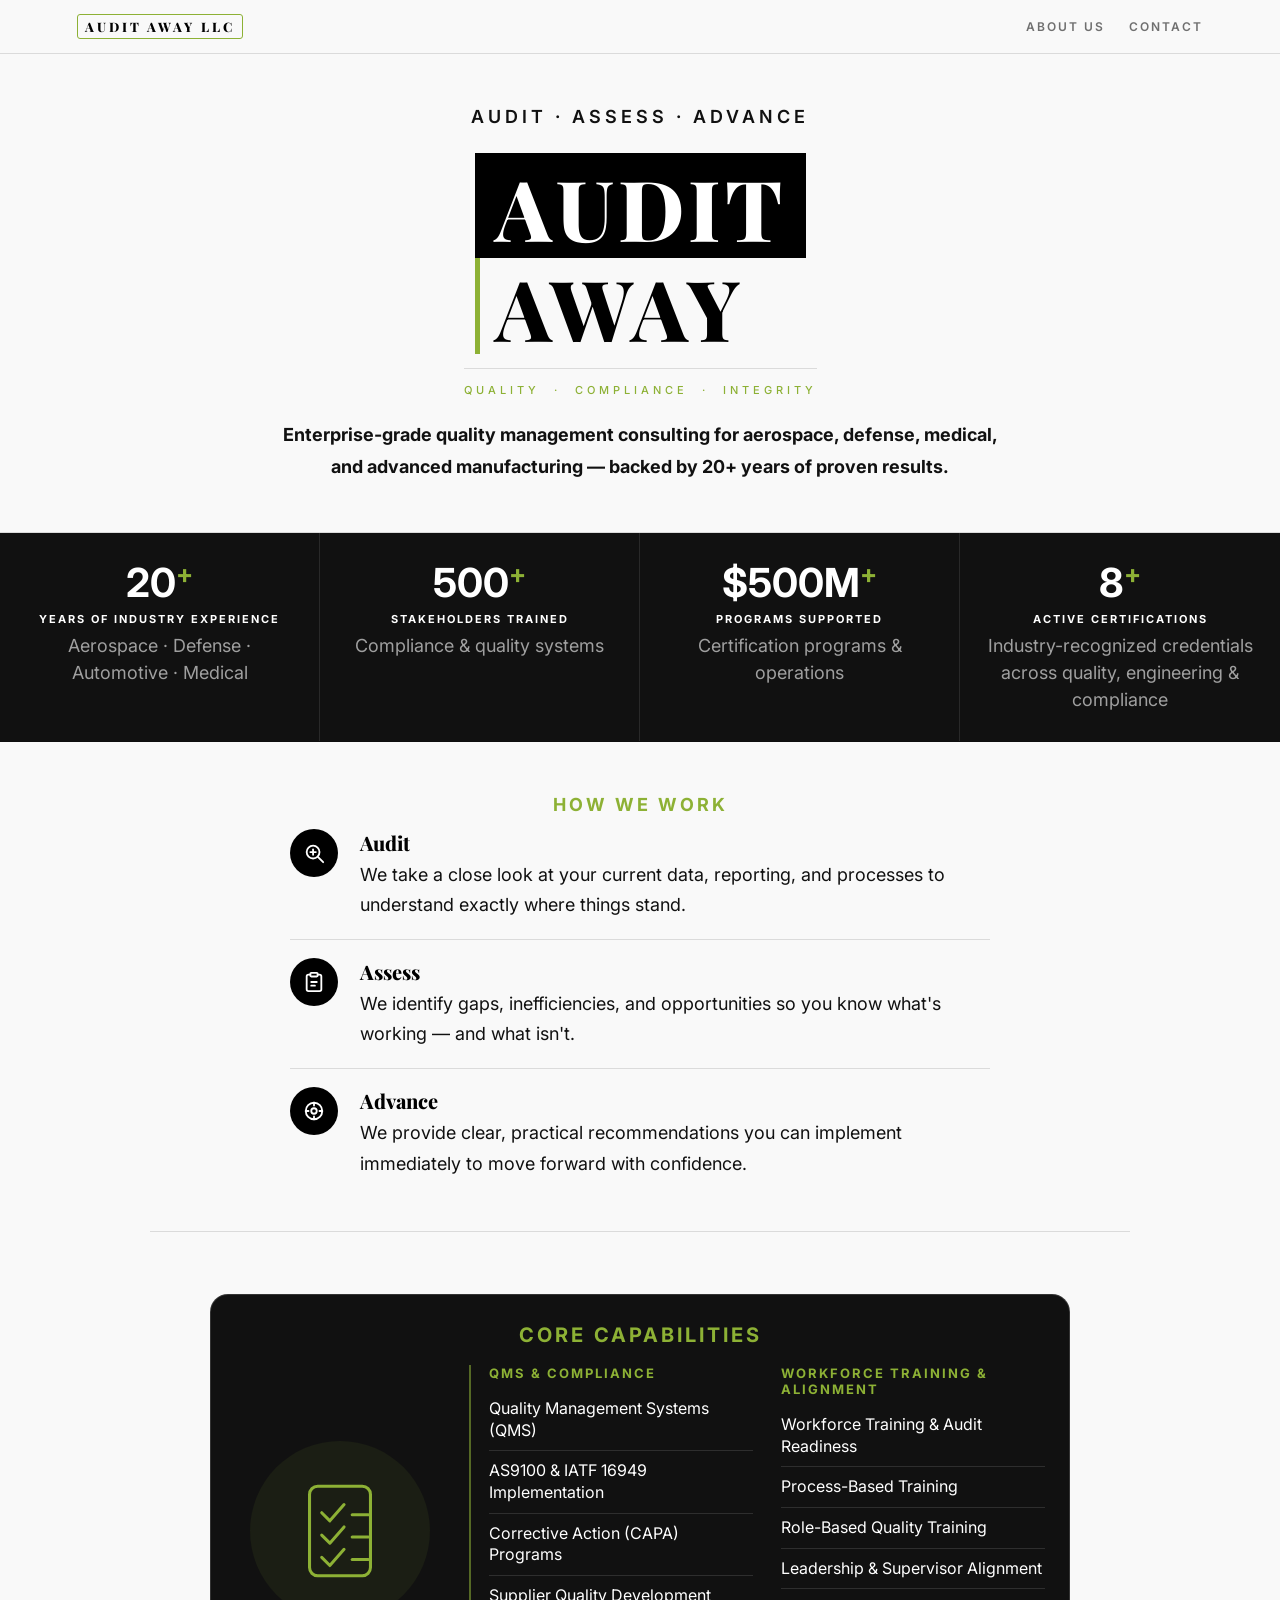
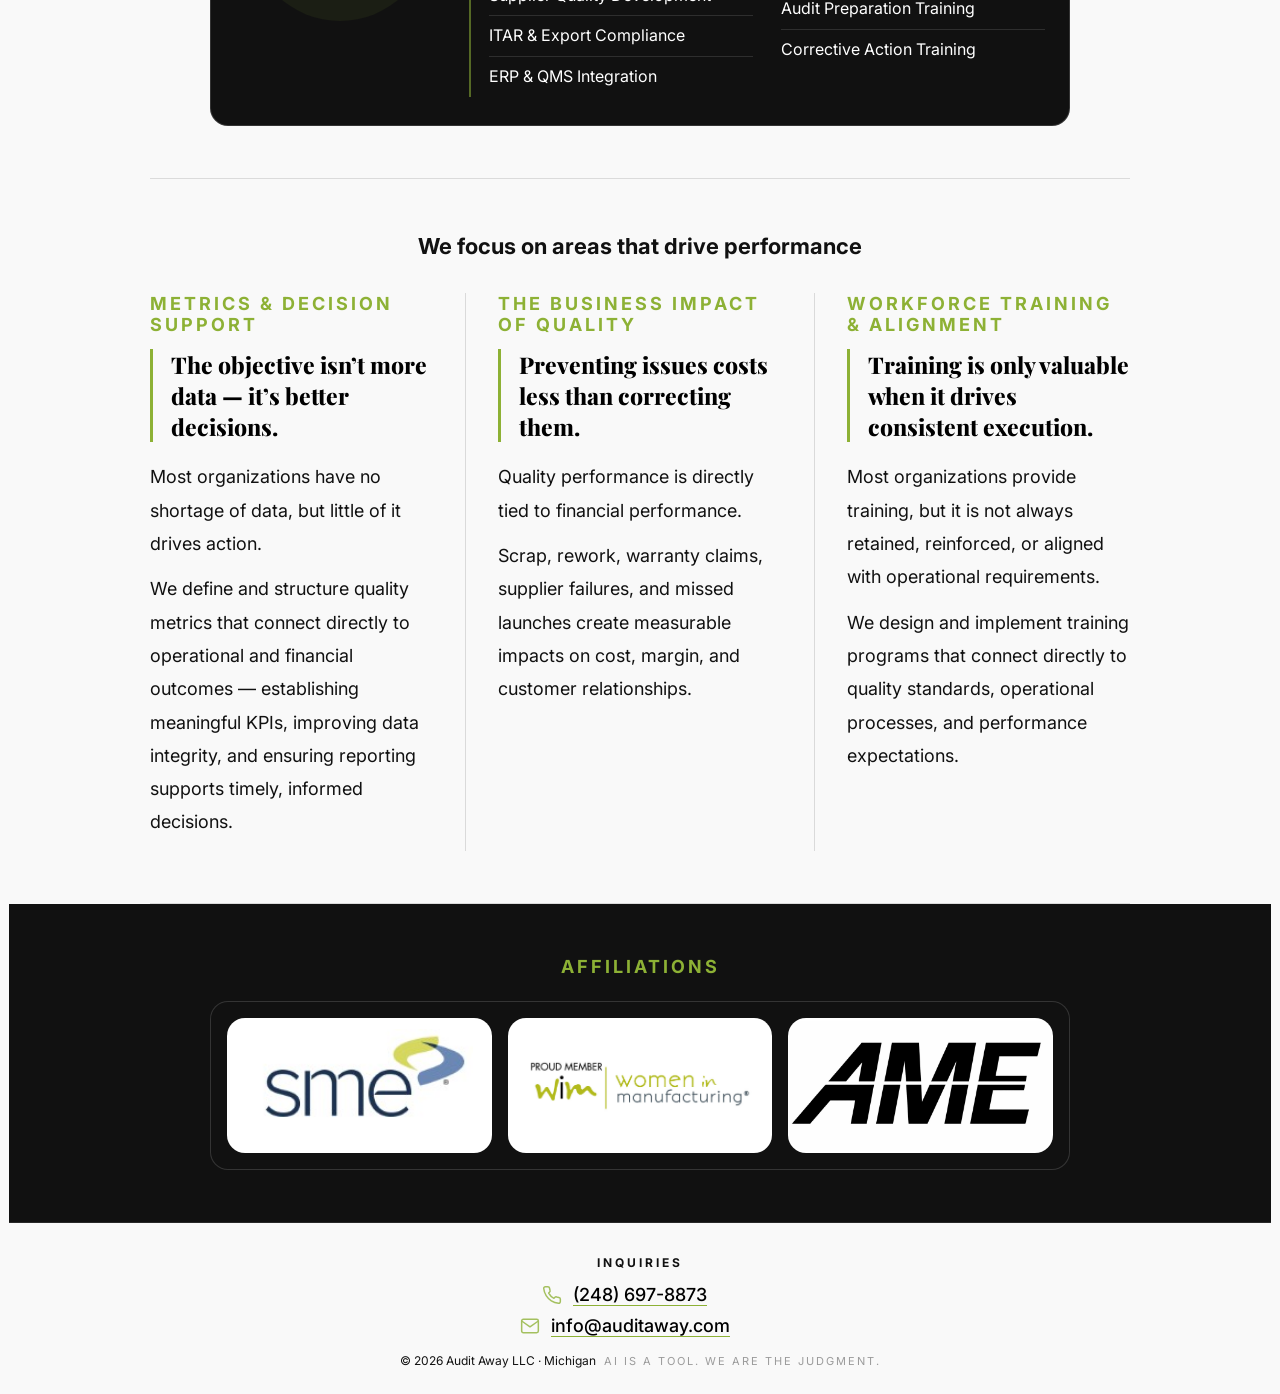
<file: index.html>
<!DOCTYPE html>
<html lang="en">
<head>
<meta charset="UTF-8"/>
<meta name="viewport" content="width=device-width, initial-scale=1.0"/>
<title>Audit Away LLC</title>
<link href="https://fonts.googleapis.com/css2?family=Playfair+Display:wght@800&family=Inter:wght@300;400;500;600;700&display=swap" rel="stylesheet"/>
<style>
*{box-sizing:border-box;margin:0;padding:0;}
:root{--green:#8DB135;--ink:#000000;--bg:#f9f9f9;--card:#fff;--muted:#666;--border:rgba(0,0,0,.12);--radius:18px;--section-pad:52px;--section-pad-mobile:38px;--card-pad:28px;}
body{font-family:'Inter',sans-serif;background:var(--bg);color:var(--ink);-webkit-font-smoothing:antialiased;}

nav{display:flex;justify-content:space-between;align-items:center;padding:14px 6%;border-bottom:1px solid var(--border);background:var(--bg);position:sticky;top:0;z-index:100;}
.brand{font-family:'Playfair Display',serif;font-size:13px;font-weight:800;letter-spacing:3px;text-transform:uppercase;color:var(--ink);text-decoration:none;border:1.5px solid var(--green);padding:3px 7px;border-radius:3px;}
.nav-links{display:flex;gap:24px;}
.nav-link{font-size:12px;font-weight:600;letter-spacing:2px;text-transform:uppercase;color:var(--ink);text-decoration:none;opacity:.55;transition:opacity .2s;}
.nav-link:hover,.nav-link.active{opacity:1;}
.nav-link.active{border-bottom:2px solid var(--green);}
.hamburger{display:none;flex-direction:column;gap:5px;cursor:pointer;background:none;border:none;padding:4px;}
.hamburger span{display:block;width:22px;height:2px;background:var(--ink);}
.mobile-menu{display:none;flex-direction:column;background:var(--bg);border-bottom:1px solid var(--border);padding:16px 6%;gap:16px;}
.mobile-menu.open{display:flex;}
.mobile-menu a{font-size:18px;font-weight:600;letter-spacing:2px;text-transform:uppercase;color:var(--ink);text-decoration:none;}
@media(max-width:600px){.nav-links{display:none;}.hamburger{display:flex;}}

/* HERO - same page rhythm as About */
.hero{padding:52px 6% 48px;border-bottom:1px solid var(--border);text-align:center;display:flex;flex-direction:column;align-items:center;background:var(--bg);}
.hero-eyebrow{font-size:18px;letter-spacing:4px;text-transform:uppercase;color:#111;font-weight:600;margin-bottom:26px;white-space:nowrap;text-align:center;}
.logo-wrap{display:inline-block;margin-bottom:14px;}
.logo-audit{background:var(--ink);color:#fff;font-family:'Playfair Display',serif;font-size:clamp(50px,9vw,84px);font-weight:800;letter-spacing:4px;padding:12px 20px 9px;line-height:1;display:block;-webkit-font-smoothing:antialiased;}
.logo-away-row{display:flex;align-items:stretch;}
.logo-bar{width:5px;background:var(--green);flex-shrink:0;}
.logo-away-inner{padding:7px 20px 5px 15px;}
.logo-away-inner span{font-family:'Playfair Display',serif;font-size:clamp(50px,9vw,84px);font-weight:800;letter-spacing:4px;line-height:1;display:block;color:var(--ink);-webkit-font-smoothing:antialiased;}
.hero-sub{font-size:11px;letter-spacing:4px;text-transform:uppercase;color:var(--green);font-weight:500;padding-top:14px;border-top:1px solid var(--border);display:inline-block;margin-bottom:22px;}
.hero-desc{font-size:18px;line-height:1.8;color:#111;max-width:720px;text-align:center;}

/* STATS */
.stats-band{display:grid;grid-template-columns:repeat(4,1fr);border-bottom:1px solid var(--border);background:#111;}
.stat{padding:28px 24px;border-right:1px solid rgba(255,255,255,.1);text-align:center;}
.stat:last-child{border-right:none;}
.stat-num{font-family:'Inter',sans-serif;font-size:40px;font-weight:700;line-height:1;color:#fff;}
.stat-num sup{font-size:26px;color:var(--green);font-weight:700;}
.stat-label{font-size:11px;letter-spacing:2px;text-transform:uppercase;color:#fff;font-weight:700;margin-top:8px;line-height:1.5;}
.stat-sub{font-size:18px;color:rgba(255,255,255,.6);margin-top:4px;line-height:1.5;}
@media(max-width:680px){
  .stats-band{grid-template-columns:1fr 1fr;}
  .stat:nth-child(2){border-right:none;}
  .stat:nth-child(3){border-top:1px solid rgba(255,255,255,.1);}
  .stat:nth-child(4){border-top:1px solid rgba(255,255,255,.1);border-right:none;}
}

/* PAGE - copied layout behavior from About */
.page{padding:0 6%;display:flex;flex-direction:column;align-items:center;}
.section{padding:var(--section-pad) 0;border-bottom:1px solid var(--border);width:100%;max-width:980px;text-align:center;display:flex;flex-direction:column;align-items:center;}
.section-label{font-size:18px;letter-spacing:3px;text-transform:uppercase;color:var(--green);font-weight:700;margin-bottom:14px;}
.body-text{font-size:18px;line-height:1.85;color:#111;max-width:700px;margin-bottom:12px;text-align:left;}
.closing-line{font-size:18px;line-height:1.85;color:#111;max-width:700px;margin-bottom:10px;text-align:left;}
.lead-line{font-family:'Playfair Display',serif;font-size:clamp(18px,2.3vw,23px);font-weight:800;color:var(--ink);line-height:1.35;border-left:3px solid var(--green);padding-left:18px;margin:0 0 18px;max-width:700px;text-align:left;-webkit-font-smoothing:antialiased;}

.section.dark-section{background:#111;margin:0 -6%;padding:var(--section-pad) 6%;border-bottom:1px solid rgba(255,255,255,.1);width:calc(100% + 12%);text-align:center;align-items:center;max-width:none;}
.dark-section .section-label{color:var(--green);}
.dark-section .section-sub{color:rgba(255,255,255,.72);}

/* HOW WE WORK */
.step-row{display:flex;align-items:flex-start;gap:22px;padding:18px 0;border-bottom:1px solid var(--border);width:100%;max-width:700px;text-align:left;}
.step-row:first-of-type{padding-top:0;}
.step-row:last-of-type{border-bottom:none;padding-bottom:0;}
.step-icon{width:48px;height:48px;border-radius:50%;background:var(--ink);flex-shrink:0;display:flex;align-items:center;justify-content:center;}
.step-icon svg{width:22px;height:22px;stroke:#fff;fill:none;stroke-width:2;stroke-linecap:round;stroke-linejoin:round;}
.step-title{font-family:'Playfair Display',serif;font-size:20px;font-weight:800;color:var(--ink);margin-bottom:4px;-webkit-font-smoothing:antialiased;}
.step-desc{font-size:18px;line-height:1.7;color:#111;max-width:620px;}

/* CAPABILITIES */
#capabilities{
  background:var(--bg);
}

#capabilities > .section-label{
  display:none;
}

.cap-card{
  width:100%;
  max-width:860px;
  min-height:220px;
  background:#111;
  border:1px solid rgba(255,255,255,.15);
  border-radius:var(--radius);
  padding:28px 24px;
  margin:10px auto 0;
  box-shadow:none;
}

.cap-card-title{
  color:var(--green);
  font-size:20px;
  letter-spacing:3px;
  text-transform:uppercase;
  font-weight:700;
  text-align:center;
  margin-bottom:18px;
}

.cap-card-body{
  display:grid;
  grid-template-columns:210px 1fr;
  gap:24px;
  align-items:center;
}

.cap-icon-wrap{
  display:flex;
  align-items:center;
  justify-content:center;
}

.cap-icon-circle{
  width:180px;
  height:180px;
  border-radius:50%;
  background:rgba(141,177,53,.08);
  display:flex;
  align-items:center;
  justify-content:center;
}

.cap-icon-circle svg{
  width:130px;
  height:130px;
  stroke:var(--green);
  fill:none;
  stroke-width:1.5;
  stroke-linecap:round;
  stroke-linejoin:round;
}

.cap-content{
  border-left:2px solid rgba(141,177,53,.55);
  padding-left:18px;
  text-align:left;
}

.cap-groups{
  display:grid;
  grid-template-columns:1fr 1fr;
  gap:0 28px;
}

.cap-group-title{
  color:var(--green);
  font-size:13px;
  letter-spacing:2px;
  text-transform:uppercase;
  font-weight:700;
  margin-bottom:8px;
}

.cap-group-list{
  list-style:none;
  margin:0;
  padding:0;
}

.cap-group-list li{
  font-size:16px;
  color:#fff;
  line-height:1.35;
  padding:9px 0;
  border-top:1px solid rgba(255,255,255,.12);
}

.cap-group-list li:first-child{
  border-top:none;
}

@media(max-width:760px){
  .cap-card{
    padding:24px 18px;
  }

  .cap-card-body{
    grid-template-columns:1fr;
    gap:18px;
  }

  .cap-icon-circle{
    width:140px;
    height:140px;
  }

  .cap-icon-circle svg{
    width:100px;
    height:100px;
  }

  .cap-content{
    border-left:none;
    border-top:2px solid rgba(141,177,53,.55);
    padding-left:0;
    padding-top:18px;
  }

  .cap-groups{
    grid-template-columns:1fr;
    gap:22px;
  }
}

/* TWO COLUMN SECTION */
.two-col-section{display:grid;grid-template-columns:1fr 1px 1fr 1px 1fr;gap:0 32px;padding:var(--section-pad) 0;border-bottom:1px solid var(--border);width:100%;max-width:980px;}
.section-intro{grid-column:1/-1;max-width:700px;margin:0 auto 32px;font-size:22px;font-weight:700;line-height:1.4;text-align:center;color:#111;width:100%;}
.two-col-item{display:flex;flex-direction:column;text-align:left;}
.two-col-divider{background:var(--border);width:1px;}
@media(max-width:900px){
  .two-col-section{grid-template-columns:1fr;gap:28px;}
  .two-col-divider{display:none;}
  .section-intro{grid-column:1/-1;max-width:700px;margin:0 auto 32px;font-size:22px;font-weight:700;line-height:1.4;text-align:center;color:#111;width:100%;}
}

/* AFFILIATIONS - same max width/card behavior as About proof/cert blocks */
.affil-row{display:grid;grid-template-columns:repeat(3,minmax(0,1fr));gap:16px;width:100%;max-width:860px;margin:10px auto 0;background:#111;border:1px solid rgba(255,255,255,.15);border-radius:var(--radius);padding:16px;}
.affil-item{background:#fff;border:1px solid rgba(255,255,255,.15);border-radius:var(--radius);padding:10px 18px;display:flex;align-items:center;justify-content:center;min-height:96px;}
.affil-item a{width:100%;display:flex;align-items:center;justify-content:center;}
.affil-item img{width:100%;height:100%;object-fit:contain;max-height:none;display:block;}
.affil-item.ame img{width:100%;height:auto;object-fit:contain;display:block;transform:scale(1.22);} 
.affil-item.ame{background:#fff;overflow:hidden;}
@media(max-width:760px){.affil-row{grid-template-columns:1fr;max-width:340px;}}

/* CONTACT + FOOTER - copied from About alignment */
.contact-row{padding:32px 0 0;display:flex;flex-direction:column;align-items:center;justify-content:center;text-align:center;gap:10px;width:100%;}
.contact-label{display:block;width:auto;margin:0 auto 4px auto;text-align:center;font-size:12px;font-weight:700;letter-spacing:3px;text-transform:uppercase;color:#111;}
.contact-stack{display:flex;flex-direction:column;align-items:center;justify-content:center;gap:8px;width:100%;margin:0 auto;text-align:center;}
.contact-item{position:relative;display:block;width:max-content;max-width:100%;margin:0 auto;text-align:center;font-size:18px;font-weight:500;line-height:1.25;}
.contact-text{display:block;text-align:center;}
.contact-text a{color:var(--ink);text-decoration:none;border-bottom:1.5px solid var(--green);}
.contact-icon{position:absolute;right:100%;top:50%;transform:translateY(-50%);margin-right:10px;width:22px;height:22px;display:flex;align-items:center;justify-content:center;opacity:.78;}
.contact-icon svg{width:20px;height:20px;stroke:var(--green);fill:none;stroke-width:1.8;stroke-linecap:round;stroke-linejoin:round;}
footer{padding:14px 0 26px;display:flex;align-items:center;justify-content:center;flex-wrap:wrap;gap:8px;margin-top:2px;}
.footer-copy{font-size:12px;color:#111;}
.footer-tag{font-size:11px;letter-spacing:2px;text-transform:uppercase;color:#111;opacity:.4;}

@media(max-width:480px){
  .hero-eyebrow{font-size:12px;letter-spacing:1.5px;white-space:normal;line-height:1.4;max-width:320px;}
  .hero-sub{font-size:10px;letter-spacing:1.5px;line-height:1.5;max-width:320px;}
}
</style>
</head>

<body>

<nav>
  <a href="index.html" class="brand">Audit Away LLC</a>
  <div class="nav-links">
    <a href="about.html" class="nav-link">About Us</a>
    <a href="contact.html" class="nav-link">Contact</a>
  </div>
  <button class="hamburger" id="hamburger" aria-label="Menu">
    <span></span><span></span><span></span>
  </button>
</nav>
<div class="mobile-menu" id="mobile-menu">
  <a href="index.html">Home</a>
  <a href="about.html">About Us</a>
  <a href="contact.html">Contact</a>
</div>

<div class="hero">
  <div class="hero-eyebrow">Audit &middot; Assess &middot; Advance</div>
  <div class="logo-wrap">
    <div class="logo-audit">AUDIT</div>
    <div class="logo-away-row">
      <div class="logo-bar"></div>
      <div class="logo-away-inner"><span>AWAY</span></div>
    </div>
  </div>
  <div class="hero-sub">Quality &nbsp;&middot;&nbsp; Compliance &nbsp;&middot;&nbsp; Integrity</div>
  <h1 class="hero-desc">Enterprise-grade quality management consulting for aerospace, defense, medical, and advanced manufacturing — backed by 20+ years of proven results.</h1>
</div>

<div class="stats-band">
  <div class="stat"><div class="stat-num">20<sup>+</sup></div><div class="stat-label">Years of Industry Experience</div><div class="stat-sub">Aerospace &middot; Defense &middot; Automotive &middot; Medical</div></div>
  <div class="stat"><div class="stat-num">500<sup>+</sup></div><div class="stat-label">Stakeholders Trained</div><div class="stat-sub">Compliance &amp; quality systems</div></div>
  <div class="stat"><div class="stat-num">$500M<sup>+</sup></div><div class="stat-label">Programs Supported</div><div class="stat-sub">Certification programs &amp; operations</div></div>
  <div class="stat"><div class="stat-num">8<sup>+</sup></div><div class="stat-label">Active Certifications</div><div class="stat-sub">Industry-recognized credentials across quality, engineering &amp; compliance</div></div>
</div>

<div class="page">

  <div class="section">
    <h2 class="section-label">How We Work</h2>
    <div class="step-row">
      <div class="step-icon"><svg viewBox="0 0 24 24"><circle cx="11" cy="11" r="7"/><line x1="16.5" y1="16.5" x2="22" y2="22"/><line x1="8" y1="11" x2="14" y2="11"/><line x1="11" y1="8" x2="11" y2="14"/></svg></div>
      <div><h3 class="step-title">Audit</h3><p class="step-desc">We take a close look at your current data, reporting, and processes to understand exactly where things stand.</p></div>
    </div>
    <div class="step-row">
      <div class="step-icon"><svg viewBox="0 0 24 24"><rect x="8" y="2" width="8" height="4" rx="1"/><path d="M16 4h2a2 2 0 0 1 2 2v14a2 2 0 0 1-2 2H6a2 2 0 0 1-2-2V6a2 2 0 0 1 2-2h2"/><line x1="9" y1="12" x2="15" y2="12"/><line x1="9" y1="16" x2="13" y2="16"/></svg></div>
      <div><h3 class="step-title">Assess</h3><p class="step-desc">We identify gaps, inefficiencies, and opportunities so you know what's working — and what isn't.</p></div>
    </div>
    <div class="step-row">
      <div class="step-icon"><svg viewBox="0 0 24 24"><circle cx="12" cy="12" r="9"/><circle cx="12" cy="12" r="3"/><line x1="12" y1="3" x2="12" y2="6"/><line x1="12" y1="18" x2="12" y2="21"/><line x1="3" y1="12" x2="6" y2="12"/><line x1="18" y1="12" x2="21" y2="12"/></svg></div>
      <div><h3 class="step-title">Advance</h3><p class="step-desc">We provide clear, practical recommendations you can implement immediately to move forward with confidence.</p></div>
    </div>
  </div>

  <div class="section" id="capabilities">
    <div class="cap-card">
      <h2 class="cap-card-title">Core Capabilities</h2>
      <div class="cap-card-body">
        <div class="cap-icon-wrap">
          <div class="cap-icon-circle" aria-hidden="true">
            <svg viewBox="0 0 64 64">
              <rect x="17" y="10" width="30" height="44" rx="4"></rect>
              <path d="M23 23l4 4 7-8"></path>
              <path d="M38 24h8"></path>
              <path d="M23 34l4 4 7-8"></path>
              <path d="M38 35h8"></path>
              <path d="M23 45l4 4 7-8"></path>
              <path d="M38 46h8"></path>
            </svg>
          </div>
        </div>
        <div class="cap-content">
          <div class="cap-groups">
            <div class="cap-group">
              <div class="cap-group-title">QMS &amp; Compliance</div>
              <ul class="cap-group-list">
                <li>Quality Management Systems (QMS)</li>
                <li>AS9100 &amp; IATF 16949 Implementation</li>
                <li>Corrective Action (CAPA) Programs</li>
                <li>Supplier Quality Development</li>
                <li>ITAR &amp; Export Compliance</li>
                <li>ERP &amp; QMS Integration</li>
              </ul>
            </div>

            <div class="cap-group">
              <div class="cap-group-title">Workforce Training &amp; Alignment</div>
              <ul class="cap-group-list">
                <li>Workforce Training &amp; Audit Readiness</li>
                <li>Process-Based Training</li>
                <li>Role-Based Quality Training</li>
                <li>Leadership &amp; Supervisor Alignment</li>
                <li>Audit Preparation Training</li>
                <li>Corrective Action Training</li>
              </ul>
            </div>
          </div>
        </div>
      </div>
    </div>
  </div>

  <div class="two-col-section">
    <h2 class="section-intro">We focus on areas that drive performance</h2>

    <div class="two-col-item">
      <div class="section-label">Metrics &amp; Decision Support</div>
      <p class="lead-line">The objective isn’t more data — it’s better decisions.</p>
      <p class="body-text">Most organizations have no shortage of data, but little of it drives action.</p>
      <p class="body-text">We define and structure quality metrics that connect directly to operational and financial outcomes — establishing meaningful KPIs, improving data integrity, and ensuring reporting supports timely, informed decisions.</p>
    </div>

    <div class="two-col-divider"></div>

    <div class="two-col-item">
      <div class="section-label">The Business Impact of Quality</div>
      <p class="lead-line">Preventing issues costs less than correcting them.</p>
      <p class="body-text">Quality performance is directly tied to financial performance.</p>
      <p class="body-text">Scrap, rework, warranty claims, supplier failures, and missed launches create measurable impacts on cost, margin, and customer relationships.</p>
    </div>

    <div class="two-col-divider"></div>

    <div class="two-col-item">
      <div class="section-label">Workforce Training &amp; Alignment</div>
      <p class="lead-line">Training is only valuable when it drives consistent execution.</p>
      <p class="body-text">Most organizations provide training, but it is not always retained, reinforced, or aligned with operational requirements.</p>
      <p class="body-text">We design and implement training programs that connect directly to quality standards, operational processes, and performance expectations.</p>
    </div>
  </div>

  <div class="section dark-section" id="affiliations">
    <h2 class="section-label">Affiliations</h2>
    <div class="affil-row">
      <div class="affil-item">
        <a href="https://www.sme.org" target="_blank" rel="noopener">
          <img src="sme-member.jpg" alt="SME Member">
        </a>
      </div>
      <div class="affil-item">
        <a href="https://www.womeninmanufacturing.org" target="_blank" rel="noopener">
          <img src="wim-member.jpg" alt="Women in Manufacturing">
        </a>
      </div>
      <div class="affil-item ame">
        <a href="https://www.ame.org" target="_blank" rel="noopener">
          <img src="ame-member.jpg" alt="AME">
        </a>
      </div>
    </div>
  </div>

  <div class="contact-row">
    <span class="contact-label">INQUIRIES</span>
    <div class="contact-stack">
      <div class="contact-item">
        <span class="contact-icon" aria-hidden="true">
          <svg viewBox="0 0 24 24"><path d="M22 16.92v3a2 2 0 0 1-2.18 2A19.8 19.8 0 0 1 11.19 19 19.5 19.5 0 0 1 5 12.81 19.8 19.8 0 0 1 2.08 4.18 2 2 0 0 1 4.06 2h3a2 2 0 0 1 2 1.72c.12.9.32 1.78.59 2.63a2 2 0 0 1-.45 2.11L8 9.66a16 16 0 0 0 6.34 6.34l1.2-1.2a2 2 0 0 1 2.11-.45c.85.27 1.73.47 2.63.59A2 2 0 0 1 22 16.92z"/></svg>
        </span>
        <span class="contact-text"><a href="tel:+12486978873">(248) 697-8873</a></span>
      </div>
      <div class="contact-item">
        <span class="contact-icon" aria-hidden="true">
          <svg viewBox="0 0 24 24"><path d="M4 4h16a2 2 0 0 1 2 2v12a2 2 0 0 1-2 2H4a2 2 0 0 1-2-2V6a2 2 0 0 1 2-2z"/><path d="m22 6-10 7L2 6"/></svg>
        </span>
        <span class="contact-text"><a href="mailto:info@auditaway.com">info@auditaway.com</a></span>
      </div>
    </div>
  </div>

  <footer>
    <span class="footer-copy">&copy; 2026 Audit Away LLC &middot; Michigan</span>
    <span class="footer-tag">AI is a tool. We are the judgment.</span>
  </footer>

</div>

<script>
const h=document.getElementById('hamburger'),m=document.getElementById('mobile-menu');
if(h && m){
  h.addEventListener('click',()=>m.classList.toggle('open'));
  m.querySelectorAll('a').forEach(a=>a.addEventListener('click',()=>m.classList.remove('open')));
}
</script>
</body>
</html>
</file>
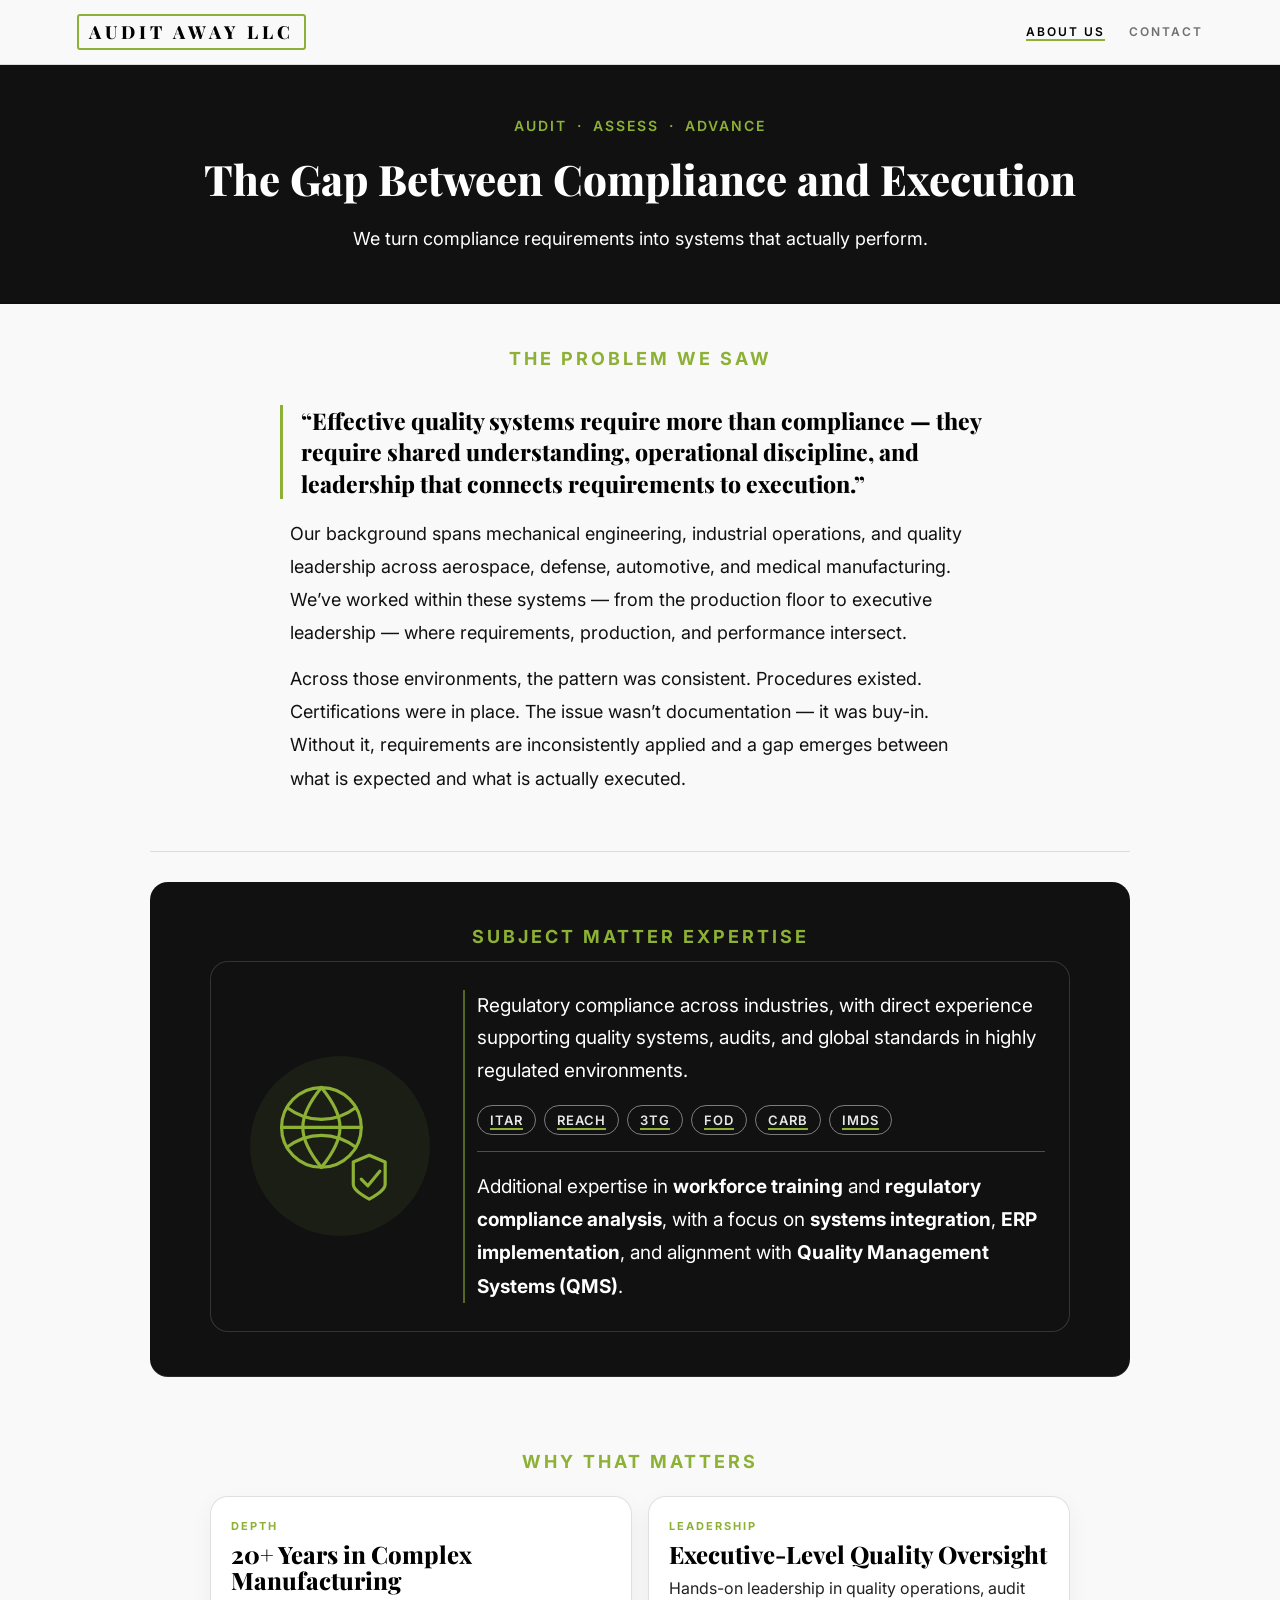
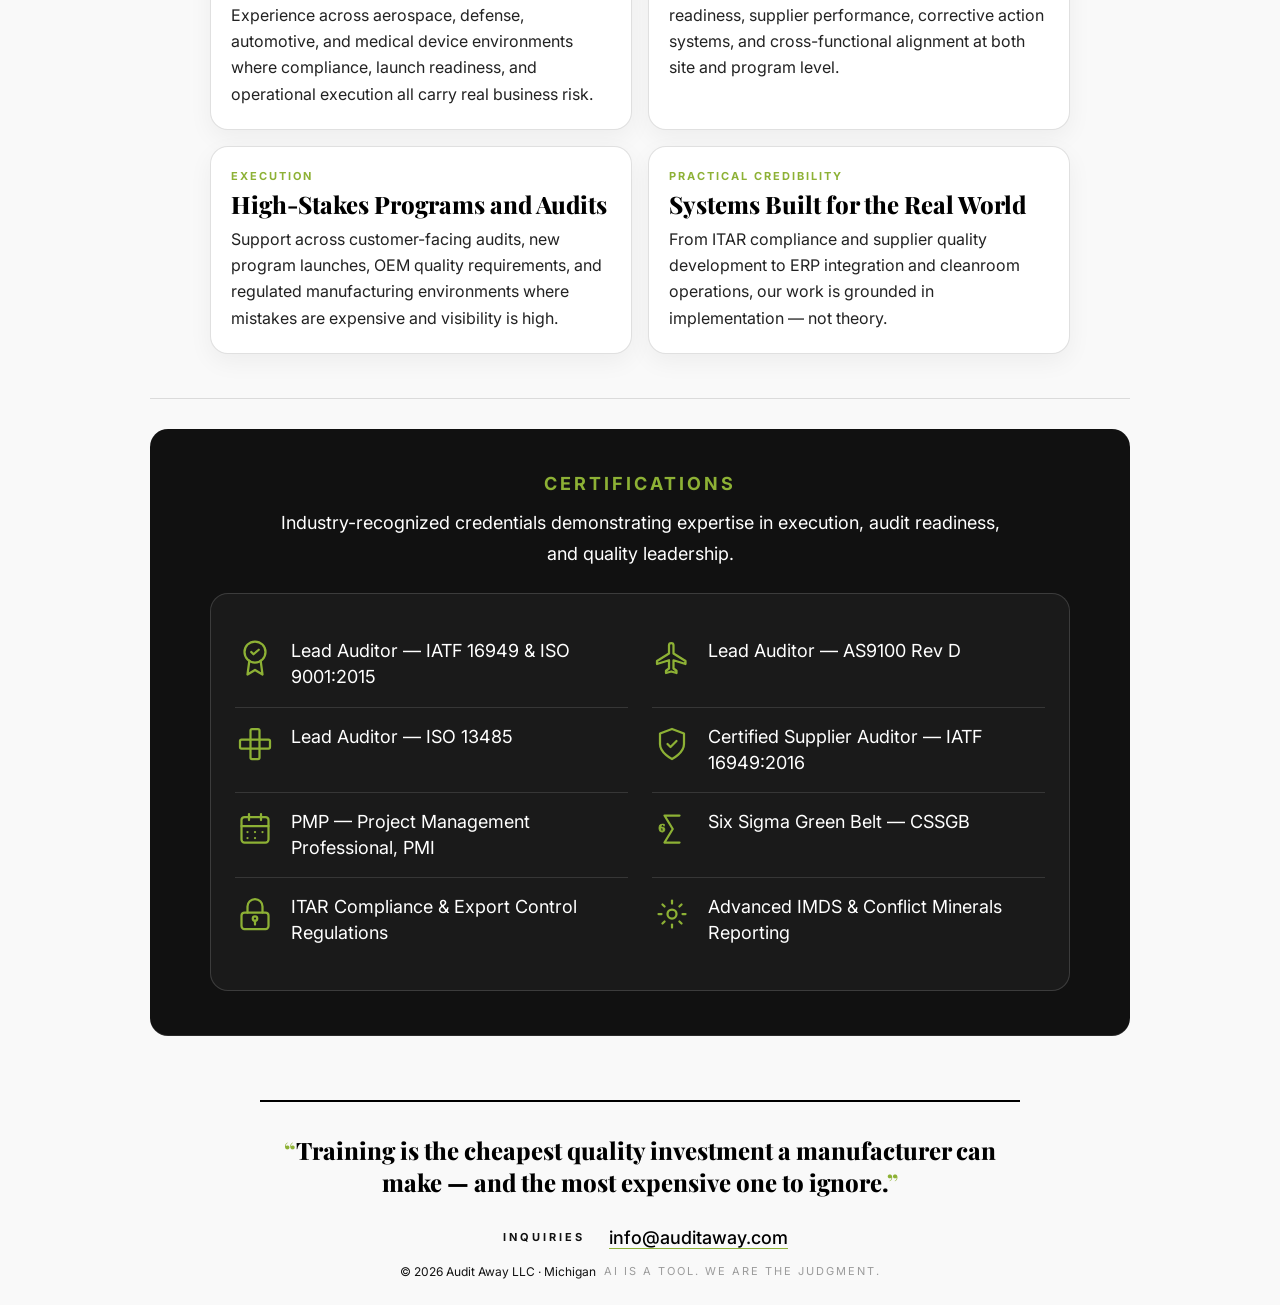
<file: about.html>
<!DOCTYPE html>
<html lang="en">
<head>
<meta charset="UTF-8"/>
<meta name="viewport" content="width=device-width, initial-scale=1.0"/>
<title>About Us — Audit Away LLC</title>
<link href="https://fonts.googleapis.com/css2?family=Playfair+Display:wght@800&family=Inter:wght@300;400;500;600;700&display=swap" rel="stylesheet"/>
<style>
*{box-sizing:border-box;margin:0;padding:0;}
:root{--green:#8DB135;--ink:#000000;--bg:#f9f9f9;--card:#fff;--muted:#666;--border:rgba(0,0,0,.12);--radius:18px;}
html,body{overflow-x:hidden;}
body{font-family:'Inter',sans-serif;background:var(--bg);color:var(--ink);-webkit-font-smoothing:antialiased;}

nav{display:flex;justify-content:space-between;align-items:center;padding:14px 6%;border-bottom:1px solid var(--border);background:var(--bg);position:sticky;top:0;z-index:100;}
.brand{font-family:'Playfair Display',serif;font-size:18px;font-weight:800;letter-spacing:4px;text-transform:uppercase;color:var(--ink);text-decoration:none;border:2px solid var(--green);padding:4px 10px;border-radius:3px;}
.nav-links{display:flex;gap:24px;}
.nav-link{font-size:12px;font-weight:600;letter-spacing:2px;text-transform:uppercase;color:var(--ink);text-decoration:none;opacity:.55;transition:opacity .2s;}
.nav-link:hover,.nav-link.active{opacity:1;}
.nav-link.active{border-bottom:2px solid var(--green);}
.hamburger{display:none;flex-direction:column;gap:5px;cursor:pointer;background:none;border:none;padding:4px;}
.hamburger span{display:block;width:22px;height:2px;background:var(--ink);}
.mobile-menu{display:none;flex-direction:column;background:var(--bg);border-bottom:1px solid var(--border);padding:16px 6%;gap:16px;}
.mobile-menu.open{display:flex;}
.mobile-menu a{font-size:18px;font-weight:600;letter-spacing:2px;text-transform:uppercase;color:var(--ink);text-decoration:none;}
@media(max-width:600px){.nav-links{display:none;}.hamburger{display:flex;}}

.hero{padding:52px 6% 48px;border-bottom:1px solid var(--border);text-align:center;display:flex;flex-direction:column;align-items:center;background:#111;}
.hero-eyebrow{
  font-size:14px;
  letter-spacing:2px;
  text-transform:uppercase;
  color:var(--green);
  font-weight:600;
  margin-bottom:22px;
  display:flex;
  justify-content:center;
  align-items:center;
  gap:10px;
  text-align:center;
  white-space:nowrap;
}
.page-title{font-family:'Playfair Display',serif;font-size:clamp(28px,4.5vw,42px);font-weight:800;line-height:1.12;color:#fff;margin-bottom:20px;-webkit-font-smoothing:antialiased;}
.hero-desc{font-size:18px;line-height:1.8;color:#fff;max-width:720px;text-align:center;}

.page{padding:0 6%;display:flex;flex-direction:column;align-items:center;}
.section{padding:44px 0;border-bottom:1px solid var(--border);width:100%;max-width:980px;text-align:center;display:flex;flex-direction:column;align-items:center;}
.section-label{font-size:18px;letter-spacing:3px;text-transform:uppercase;color:var(--green);font-weight:700;margin-bottom:14px;}
.body-text{font-size:18px;line-height:1.85;color:#111;max-width:700px;margin-bottom:12px;text-align:left;}
.pull-quote{font-family:'Playfair Display',serif;font-size:clamp(18px,2.3vw,23px);font-weight:800;color:var(--ink);line-height:1.35;border-left:3px solid var(--green);padding-left:18px;margin:22px 0 0;max-width:720px;text-align:left;-webkit-font-smoothing:antialiased;}

.proof-grid{display:grid;grid-template-columns:repeat(2,minmax(0,1fr));gap:16px;width:100%;max-width:860px;margin-top:10px;}
.proof-card{background:#fff;border:1px solid var(--border);border-radius:var(--radius);padding:22px 20px;text-align:left;box-shadow:0 8px 24px rgba(0,0,0,.05);}
.proof-kicker{font-size:11px;letter-spacing:2px;text-transform:uppercase;color:var(--green);font-weight:700;margin-bottom:8px;}
.proof-title{font-family:'Playfair Display',serif;font-size:24px;font-weight:800;line-height:1.1;color:var(--ink);margin-bottom:8px;}
.proof-copy{font-size:16px;line-height:1.65;color:#222;}
@media(max-width:760px){.proof-grid{grid-template-columns:1fr;}}

.cert-card{width:100%;max-width:860px;background:#1a1a1a;border:1px solid rgba(255,255,255,.15);border-radius:var(--radius);padding:28px 24px;margin:10px auto 0;}
.sme-card{width:100%;max-width:860px;min-height:220px;background:#111;border:1px solid rgba(255,255,255,.15);border-radius:var(--radius);padding:28px 24px;box-shadow:none;display:grid;grid-template-columns:210px 1fr;gap:24px;align-items:center;margin:0 auto;}
.dark-sme{background:#111;border:1px solid rgba(255,255,255,.15);}
.dark-sme .sme-intro,.dark-sme .sme-list{color:#fff;}
.dark-sme .tag{background:transparent;border:1.5px solid rgba(255,255,255,.45);color:rgba(255,255,255,.9);font-size:13px;padding:6px 12px;}
.dark-sme .tag.underlined{text-decoration:underline;text-decoration-color:var(--green);text-underline-offset:3px;text-decoration-thickness:2px;}
.dark-sme .sme-divider{background:rgba(255,255,255,.25);}
.dark-sme a.tag{text-decoration:none;cursor:pointer;}
.dark-sme a.tag:hover{background:rgba(141,177,53,.15);}
.sme-icon-wrap{display:flex;align-items:center;justify-content:center;}
.sme-icon-circle{width:180px;height:180px;border-radius:50%;background:rgba(141,177,53,.08);display:flex;align-items:center;justify-content:center;}
.sme-icon-circle svg{width:170px;height:170px;stroke:var(--green);fill:none;stroke-width:1.2;stroke-linecap:round;stroke-linejoin:round;}
.sme-content{border-left:2px solid rgba(141,177,53,.55);padding-left:12px;text-align:left;margin-left:-6px;}
.sme-intro{font-size:19px;line-height:1.7;color:#111;margin-bottom:18px;max-width:720px;}
.sme-divider{height:1px;background:rgba(141,177,53,.45);margin:16px 0 18px;}
.tag-row{display:flex;flex-wrap:wrap;gap:8px;margin-bottom:16px;}
.tag{font-size:12px;letter-spacing:1px;text-transform:uppercase;padding:8px 12px;border:1px solid rgba(0,0,0,.12);border-radius:999px;background:#fafafa;color:#111;font-weight:600;}
.sme-list{font-size:19px;line-height:1.75;color:#111;}
.sme-list strong{font-weight:700;}
.section-sub{font-size:18px;line-height:1.7;color:#333;max-width:720px;margin:0 auto 14px;text-align:center;}
@media(max-width:860px){
  .sme-card{grid-template-columns:1fr;gap:18px;padding:24px 18px;}
  .sme-icon-circle{width:140px;height:140px;}
  .sme-icon-circle svg{width:130px;height:130px;}
  .sme-content{border-left:none;border-top:2px solid rgba(141,177,53,.55);padding-left:0;padding-top:18px;margin-left:0;text-align:left;}
  .tag-row{justify-content:flex-start;flex-wrap:wrap;}
}

.section.dark-section{
  background:#111;
  margin:30px auto;
  padding:44px 24px;
  border-bottom:1px solid rgba(255,255,255,.1);
  width:100%;
  max-width:980px;
  border-radius:var(--radius);
  text-align:center;
  align-items:center;
  overflow:hidden;
}
.dark-section .section-label{color:var(--green);}
.dark-section .section-sub{color:#fff;}

.cert-grid{list-style:none;width:100%;display:grid;grid-template-columns:1fr 1fr;gap:0 24px;text-align:left;}
.cert-icon{width:40px;height:40px;flex-shrink:0;display:flex;align-items:center;justify-content:center;}
.cert-icon svg{width:36px;height:36px;stroke:var(--green);fill:none;stroke-width:1.5;stroke-linecap:round;stroke-linejoin:round;}
.cert-icon svg text{stroke:var(--green);fill:var(--green);stroke-width:0.5;}
.cert-grid li{display:flex;align-items:flex-start;gap:16px;padding:16px 0;border-top:1px solid rgba(255,255,255,.12);font-size:18px;color:#fff;line-height:1.45;}
.cert-grid li:nth-child(-n+2){border-top:none;}

@media(max-width:760px){.cert-grid{grid-template-columns:1fr;}.cert-grid li:nth-child(2){border-top:1px solid rgba(255,255,255,.12);}}

.closing-statement{border-top:2px solid var(--ink);padding-top:32px;margin:34px 0 0;font-family:'Playfair Display',serif;font-size:clamp(18px,2.6vw,24px);font-weight:800;line-height:1.35;color:var(--ink);max-width:760px;text-align:center;-webkit-font-smoothing:antialiased;width:100%;}
.contact-row{padding:28px 0 0;display:flex;align-items:center;gap:14px;flex-wrap:wrap;justify-content:center;}
.contact-label{font-size:11px;letter-spacing:3px;text-transform:uppercase;font-weight:700;color:#111;border:1.5px solid var(--green);padding:3px 10px;border-radius:3px;}
.contact-email{font-size:18px;font-weight:500;}
.contact-email a{color:var(--ink);text-decoration:none;border-bottom:1.5px solid var(--green);}
.closing-statement .qm{color:var(--green);}

footer{padding:14px 0 26px;display:flex;align-items:center;justify-content:center;flex-wrap:wrap;gap:8px;margin-top:2px;}
.footer-copy{font-size:12px;color:#111;}
.footer-tag{font-size:11px;letter-spacing:2px;text-transform:uppercase;color:#111;opacity:.4;}

/* FINAL BOX ROUNDING OVERRIDE */
.proof-card,
.cert-card,
.sme-card,
.tag,
.contact-label{
  border-radius:var(--radius) !important;
}

/* FINAL INQUIRIES OUTLINE REMOVAL */
.contact-label{
  border:none !important;
  outline:none !important;
  box-shadow:none !important;
}

.pull-quote + .body-text{margin-top:18px;}

/* MOBILE FIRST-LOAD SME LAYOUT FIX */
@media(max-width:860px){
  .sme-card{
    width:100% !important;
    max-width:100% !important;
    grid-template-columns:1fr !important;
    overflow:hidden !important;
  }

  .sme-content{
    width:100% !important;
    min-width:0 !important;
    margin-left:0 !important;
  }

  .sme-intro,
  .sme-list{
    max-width:100% !important;
    overflow-wrap:break-word !important;
    word-break:normal;
  }

  .sme-icon-wrap{
    width:100% !important;
    min-width:0 !important;
  }
}

</style>
</head>
<body>

<nav>
  <a href="index.html" class="brand">Audit Away LLC</a>
  <div class="nav-links">
    <a href="about.html" class="nav-link active">About Us</a>
    <a href="contact.html" class="nav-link">Contact</a>
  </div>
  <button class="hamburger" id="hamburger" aria-label="Menu">
    <span></span><span></span><span></span>
  </button>
</nav>
<div class="mobile-menu" id="mobile-menu">
  <a href="index.html">Home</a>
  <a href="about.html">About Us</a>
  <a href="contact.html">Contact</a>
</div>

<div class="hero">
  <div class="hero-eyebrow"><span>Audit</span><span>&middot;</span><span>Assess</span><span>&middot;</span><span>Advance</span></div>
  <h1 class="page-title">The Gap Between Compliance and Execution</h1>
  <p class="hero-desc">We turn compliance requirements into systems that actually perform.</p>
</div>

<div class="page">

  <div class="section">
    <div class="section-label">The Problem We Saw</div>
    <div class="pull-quote">&ldquo;Effective quality systems require more than compliance — they require shared understanding, operational discipline, and leadership that connects requirements to execution.&rdquo;</div>
    <p class="body-text">Our background spans mechanical engineering, industrial operations, and quality leadership across aerospace, defense, automotive, and medical manufacturing. We’ve worked within these systems — from the production floor to executive leadership — where requirements, production, and performance intersect.</p>
    <p class="body-text">Across those environments, the pattern was consistent. Procedures existed. Certifications were in place. The issue wasn’t documentation — it was buy-in. Without it, requirements are inconsistently applied and a gap emerges between what is expected and what is actually executed.</p>
  </div>

  <div class="section dark-section">
    <div class="section-label">Subject Matter Expertise</div>
    <div class="sme-card dark-sme">
      <div class="sme-icon-wrap">
        <div class="sme-icon-circle" aria-hidden="true">
          <svg viewBox="0 0 64 64">
            <circle cx="25" cy="25" r="15"></circle>
            <path d="M10 25h30"></path>
            <path d="M25 10c4.5 5.5 7 10.5 7 15s-2.5 9.5-7 15"></path>
            <path d="M25 10c-4.5 5.5-7 10.5-7 15s2.5 9.5 7 15"></path>
            <path d="M12 17.5c4 3 8 4.5 13 4.5s9-1.5 13-4.5"></path>
            <path d="M12 32.5c4-3 8-4.5 13-4.5s9 1.5 13 4.5"></path>
            <path d="M37 38 L43 35.5 L49 38 L49 46.5 C49 49 43 52 43 52 C43 52 37 49 37 46.5 Z"></path>
            <path d="M40 44.5 L42.5 47 L47 41.5"></path>
          </svg>
        </div>
      </div>
      <div class="sme-content">
        <p class="sme-intro">Regulatory compliance across industries, with direct experience supporting quality systems, audits, and global standards in highly regulated environments.</p>
        <div class="tag-row">
          <a href="https://www.pmddtc.state.gov/ddtc_public?id=ddtc_public_portal_itar_landing" target="_blank" rel="noopener" class="tag underlined">ITAR</a>
          <a href="https://echa.europa.eu/regulations/reach/understanding-reach" target="_blank" rel="noopener" class="tag underlined">REACH</a>
          <a href="https://www.state.gov/conflict-minerals" target="_blank" rel="noopener" class="tag underlined">3TG</a>
          <a href="https://www.faa.gov/airports/airport_safety/fod" target="_blank" rel="noopener" class="tag underlined">FOD</a>
          <a href="https://ww2.arb.ca.gov/drive-forward" target="_blank" rel="noopener" class="tag underlined">CARB</a>
          <a href="https://www.mdsystem.com/" target="_blank" rel="noopener" class="tag underlined">IMDS</a>
        </div>
        <div class="sme-divider"></div>
        <p class="sme-list">Additional expertise in <strong>workforce training</strong> and <strong>regulatory compliance analysis</strong>, with a focus on <strong>systems integration</strong>, <strong>ERP implementation</strong>, and alignment with <strong>Quality Management Systems (QMS)</strong>.</p>
      </div>
    </div>
  </div>

  <div class="section">
    <div class="section-label">Why That Matters</div>
    <div class="proof-grid">
      <div class="proof-card">
        <div class="proof-kicker">Depth</div>
        <div class="proof-title">20+ Years in Complex Manufacturing</div>
        <p class="proof-copy">Experience across aerospace, defense, automotive, and medical device environments where compliance, launch readiness, and operational execution all carry real business risk.</p>
      </div>
      <div class="proof-card">
        <div class="proof-kicker">Leadership</div>
        <div class="proof-title">Executive-Level Quality Oversight</div>
        <p class="proof-copy">Hands-on leadership in quality operations, audit readiness, supplier performance, corrective action systems, and cross-functional alignment at both site and program level.</p>
      </div>
      <div class="proof-card">
        <div class="proof-kicker">Execution</div>
        <div class="proof-title">High-Stakes Programs and Audits</div>
        <p class="proof-copy">Support across customer-facing audits, new program launches, OEM quality requirements, and regulated manufacturing environments where mistakes are expensive and visibility is high.</p>
      </div>
      <div class="proof-card">
        <div class="proof-kicker">Practical Credibility</div>
        <div class="proof-title">Systems Built for the Real World</div>
        <p class="proof-copy">From ITAR compliance and supplier quality development to ERP integration and cleanroom operations, our work is grounded in implementation — not theory.</p>
      </div>
    </div>
  </div>

  <div class="section dark-section">
    <div class="section-label">Certifications</div>
    <p class="section-sub">Industry-recognized credentials demonstrating expertise in execution, audit readiness, and quality leadership.</p>
    <div class="cert-card">
      <ol class="cert-grid">
        <li>
          <div class="cert-icon"><svg viewBox="0 0 24 24"><circle cx="12" cy="8" r="7"/><polyline points="8.21 13.89 7 23 12 20 17 23 15.79 13.88"/><polyline points="9.5 8 11 9.5 14.5 6.5"/></svg></div>
          <span>Lead Auditor — IATF 16949 &amp; ISO 9001:2015</span>
        </li>
        <li>
          <div class="cert-icon"><svg viewBox="0 0 24 24"><path d="M21 16v-2l-8-5V3.5a1.5 1.5 0 0 0-3 0V9l-8 5v2l8-2.5V19l-2 1.5V22l3.5-1 3.5 1v-1.5L13 19v-5.5l8 2.5z"/></svg></div>
          <span>Lead Auditor — AS9100 Rev D</span>
        </li>
        <li>
          <div class="cert-icon"><svg viewBox="0 0 24 24"><rect x="9" y="2" width="6" height="20" rx="1"/><rect x="2" y="9" width="20" height="6" rx="1"/></svg></div>
          <span>Lead Auditor — ISO 13485</span>
        </li>
        <li>
          <div class="cert-icon"><svg viewBox="0 0 24 24"><path d="M12 22s8-4 8-10V5l-8-3-8 3v7c0 6 8 10 8 10z"/><polyline points="9 12 11 14 15 10"/></svg></div>
          <span>Certified Supplier Auditor — IATF 16949:2016</span>
        </li>
        <li>
          <div class="cert-icon"><svg viewBox="0 0 24 24"><rect x="3" y="4" width="18" height="17" rx="2"/><line x1="3" y1="10" x2="21" y2="10"/><line x1="8" y1="2" x2="8" y2="6"/><line x1="16" y1="2" x2="16" y2="6"/><line x1="7" y1="14" x2="7" y2="14"/><line x1="12" y1="14" x2="12" y2="14"/><line x1="17" y1="14" x2="17" y2="14"/><line x1="7" y1="18" x2="7" y2="18"/><line x1="12" y1="18" x2="12" y2="18"/></svg></div>
          <span>PMP — Project Management Professional, PMI</span>
        </li>
        <li>
          <div class="cert-icon"><svg viewBox="0 0 24 24"><path d="M17 3H7l5.5 9L7 21h10" stroke-linejoin="round"/><text x="3" y="14" font-family="serif" font-size="9" font-weight="bold" fill="none" stroke-width="0.8">6</text></svg></div>
          <span>Six Sigma Green Belt — CSSGB</span>
        </li>
        <li>
          <div class="cert-icon"><svg viewBox="0 0 24 24"><rect x="3" y="11" width="18" height="11" rx="2"/><path d="M7 11V7a5 5 0 0 1 10 0v4"/><circle cx="12" cy="15" r="1.5"/><line x1="12" y1="16.5" x2="12" y2="19"/></svg></div>
          <span>ITAR Compliance &amp; Export Control Regulations</span>
        </li>
        <li>
          <div class="cert-icon"><svg viewBox="0 0 24 24"><circle cx="12" cy="12" r="3"/><line x1="12" y1="3" x2="12" y2="5"/><line x1="12" y1="19" x2="12" y2="21"/><line x1="3" y1="12" x2="5" y2="12"/><line x1="19" y1="12" x2="21" y2="12"/><line x1="5.64" y1="5.64" x2="7.05" y2="7.05"/><line x1="16.95" y1="16.95" x2="18.36" y2="18.36"/><line x1="5.64" y1="18.36" x2="7.05" y2="16.95"/><line x1="16.95" y1="7.05" x2="18.36" y2="5.64"/></svg></div>
          <span>Advanced IMDS &amp; Conflict Minerals Reporting</span>
        </li>
      </ol>
    </div>
  </div>

  <div class="closing-statement">
    <span class="qm">&ldquo;</span>Training is the cheapest quality investment a manufacturer can make — and the most expensive one to ignore.<span class="qm">&rdquo;</span>
  </div>

  <div class="contact-row">
    <span class="contact-label">Inquiries</span>
    <span class="contact-email"><a href="mailto:info@auditaway.com">info@auditaway.com</a></span>
  </div>

  <footer>
    <span class="footer-copy">&copy; 2026 Audit Away LLC &middot; Michigan</span>
    <span class="footer-tag">AI is a tool. We are the judgment.</span>
  </footer>

</div>

<script>
const h=document.getElementById('hamburger'),m=document.getElementById('mobile-menu');
if(h && m){
  h.addEventListener('click',()=>m.classList.toggle('open'));
  m.querySelectorAll('a').forEach(a=>a.addEventListener('click',()=>m.classList.remove('open')));
}
</script>
</body>
</html>
</file>
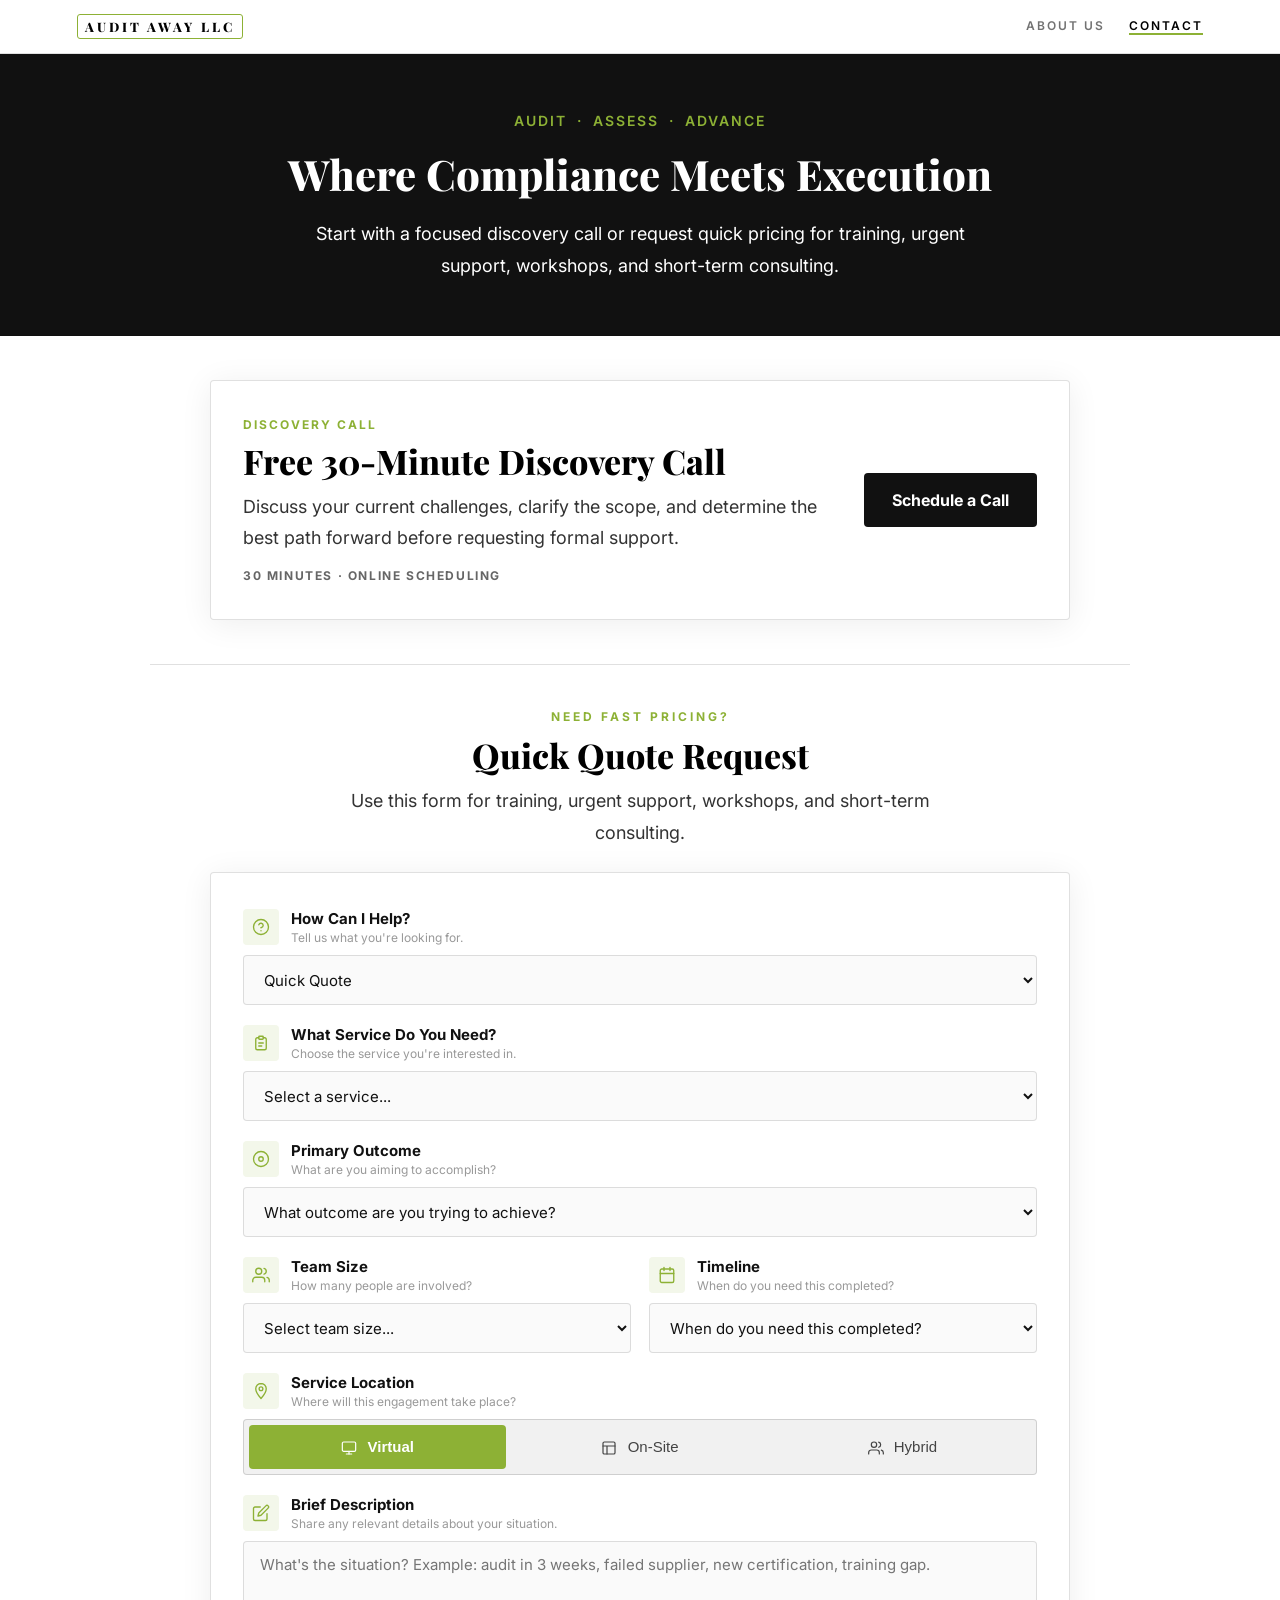
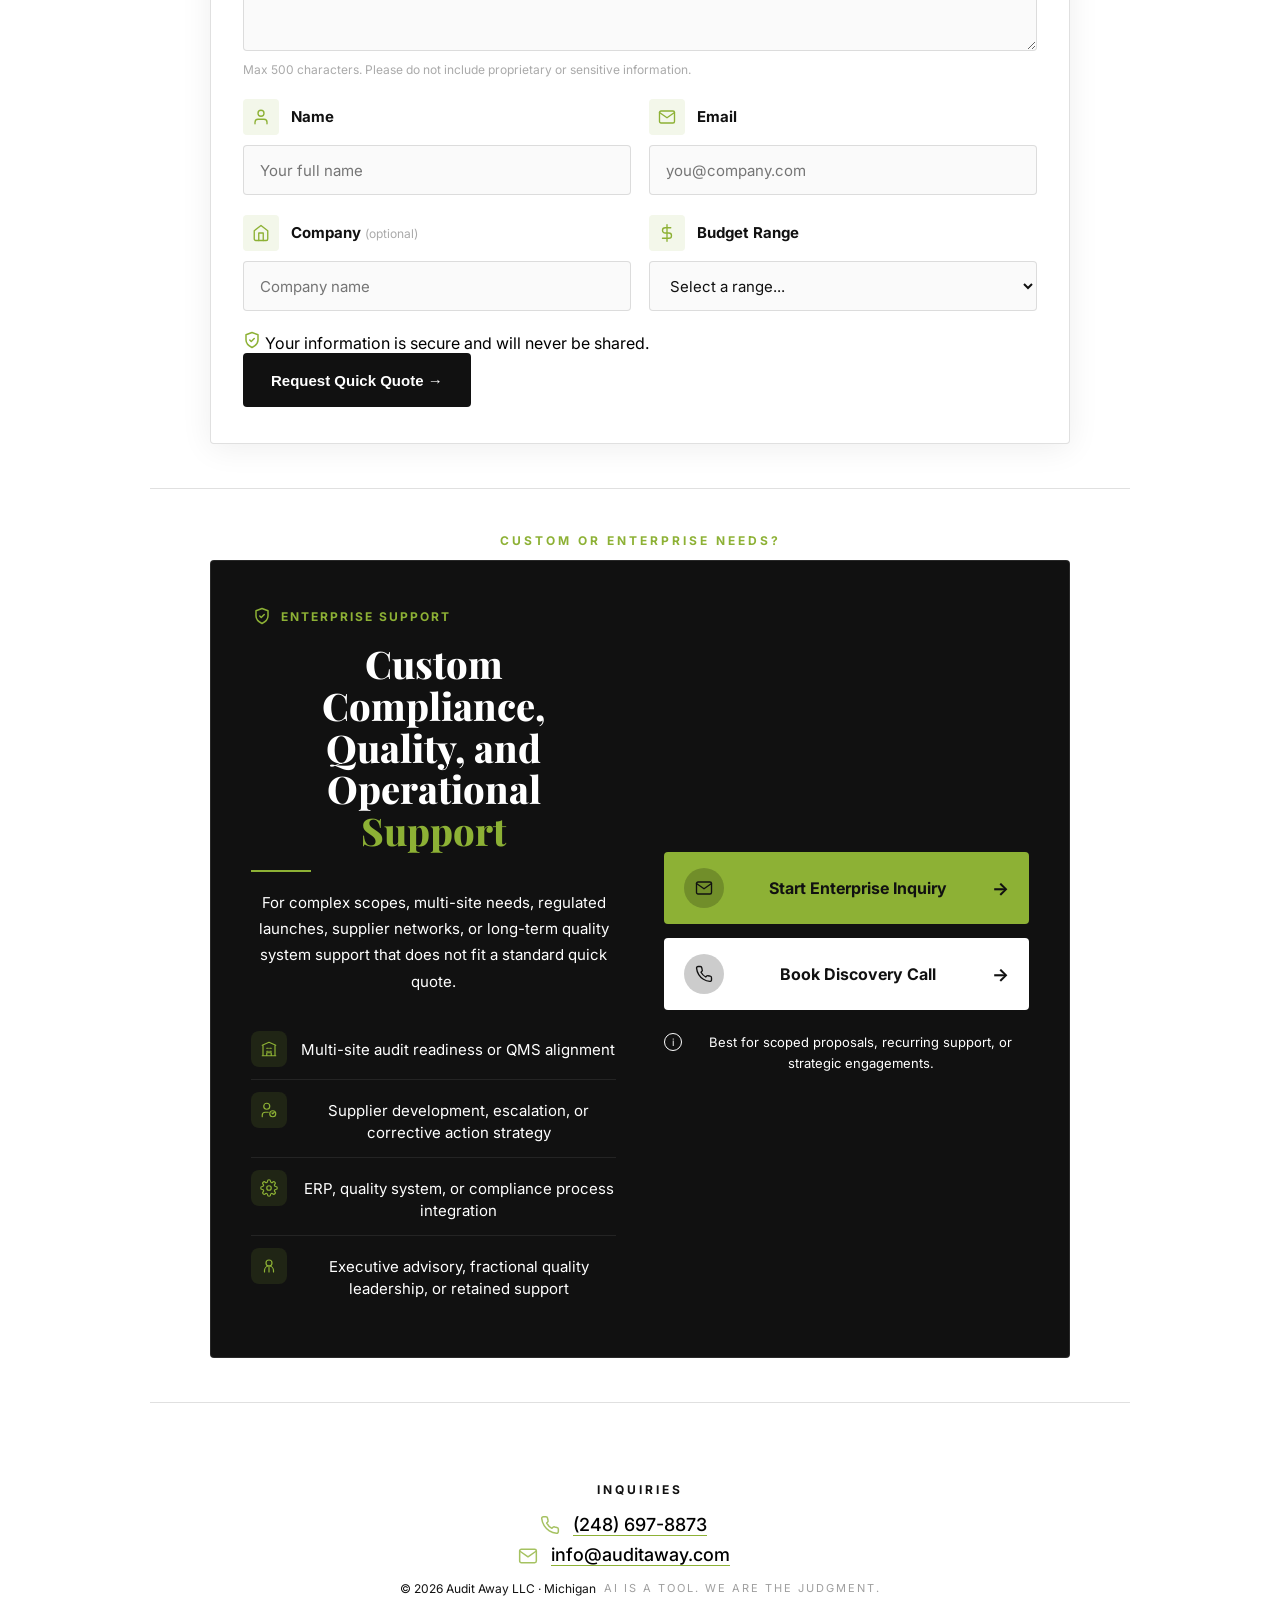
<file: contact.html>
<!DOCTYPE html>
<html lang="en">
<head>
<meta charset="UTF-8"/>
<meta name="viewport" content="width=device-width, initial-scale=1.0"/>
<title>Contact — Audit Away LLC</title>
<link href="https://fonts.googleapis.com/css2?family=Playfair+Display:wght@800&family=Inter:wght@300;400;500;600;700&display=swap" rel="stylesheet"/>

<style>
*{box-sizing:border-box;margin:0;padding:0;}
:root{--green:#8DB135;--ink:#000000;--bg:#ffffff;--card:#fff;--muted:#666;--border:rgba(0,0,0,.12);--radius:4px;}
body{font-family:'Inter',sans-serif;background:var(--bg);color:var(--ink);-webkit-font-smoothing:antialiased;min-height:100vh;}

nav{display:flex;justify-content:space-between;align-items:center;padding:14px 6%;border-bottom:1px solid var(--border);background:var(--bg);position:sticky;top:0;z-index:100;}
.brand{font-family:'Playfair Display',serif;font-size:13px;font-weight:800;letter-spacing:3px;text-transform:uppercase;color:var(--ink);text-decoration:none;border:1.5px solid var(--green);padding:3px 7px;border-radius:3px;}
.nav-links{display:flex;gap:24px;}
.nav-link{font-size:12px;font-weight:600;letter-spacing:2px;text-transform:uppercase;color:var(--ink);text-decoration:none;opacity:.55;transition:opacity .2s;}
.nav-link:hover,.nav-link.active{opacity:1;}
.nav-link.active{border-bottom:2px solid var(--green);}
.hamburger{display:none;flex-direction:column;gap:5px;cursor:pointer;background:none;border:none;padding:4px;}
.hamburger span{display:block;width:22px;height:2px;background:var(--ink);}
.mobile-menu{display:none;flex-direction:column;background:var(--bg);border-bottom:1px solid var(--border);padding:16px 6%;gap:16px;}
.mobile-menu.open{display:flex;}
.mobile-menu a{font-size:18px;font-weight:600;letter-spacing:2px;text-transform:uppercase;color:var(--ink);text-decoration:none;}
@media(max-width:600px){.nav-links{display:none;}.hamburger{display:flex;}}

.hero{padding:58px 6% 52px;border-bottom:1px solid var(--border);text-align:center;display:flex;flex-direction:column;align-items:center;background:#111;}
.hero-eyebrow{font-size:14px;letter-spacing:2px;text-transform:uppercase;color:var(--green);font-weight:600;margin-bottom:22px;display:flex;justify-content:center;align-items:center;gap:10px;text-align:center;white-space:nowrap;}
.page-title{font-family:'Playfair Display',serif;font-size:clamp(28px,4.5vw,42px);font-weight:800;line-height:1.12;color:#fff;margin-bottom:20px;-webkit-font-smoothing:antialiased;}
.hero-desc{font-size:18px;line-height:1.8;color:#fff;max-width:720px;text-align:center;}

.page{padding:0 6% 48px;display:flex;flex-direction:column;align-items:center;}
.section{padding:44px 0;border-bottom:1px solid var(--border);width:100%;max-width:980px;text-align:center;display:flex;flex-direction:column;align-items:center;}
.section-label{font-size:18px;letter-spacing:3px;text-transform:uppercase;color:var(--green);font-weight:700;margin-bottom:14px;}
.section-sub{font-size:18px;line-height:1.7;color:#333;max-width:720px;margin:0 auto 14px;text-align:center;}

.discovery-card,.quote-card{width:100%;max-width:860px;background:#fff;border:1px solid var(--border);border-radius:var(--radius);padding:36px 32px;box-shadow:0 4px 32px rgba(0,0,0,.07);text-align:left;}
.discovery-card{display:grid;grid-template-columns:1fr auto;gap:26px;align-items:center;}
.discovery-kicker{display:flex;align-items:center;gap:10px;color:var(--green);font-size:12px;letter-spacing:2px;text-transform:uppercase;font-weight:700;margin-bottom:10px;}
.discovery-title,.quote-title{font-family:'Playfair Display',serif;font-size:clamp(26px,3vw,34px);font-weight:800;line-height:1.15;color:var(--ink);margin-bottom:10px;}
.discovery-copy,.quote-copy{font-size:18px;line-height:1.75;color:#333;max-width:640px;}
.discovery-meta{margin-top:14px;font-size:12px;letter-spacing:1.6px;text-transform:uppercase;font-weight:700;color:#666;}
.btn{display:inline-flex;align-items:center;justify-content:center;border:none;border-radius:var(--radius);background:#111;color:#fff;text-decoration:none;font-size:16px;font-weight:700;padding:15px 28px;min-height:54px;cursor:pointer;transition:background .2s, transform .15s, box-shadow .2s;}
.btn:hover{background:#2a2a2a;transform:translateY(-1px);box-shadow:0 6px 20px rgba(0,0,0,.18);}
.btn:active{transform:translateY(0);box-shadow:none;}
.btn:focus-visible{outline:3px solid var(--green);outline-offset:3px;}
.btn.full{width:100%;margin-top:4px;}
.quote-note{font-size:13px;line-height:1.6;text-align:center;color:#999;margin-top:10px;}
.divider-label{font-size:12px;letter-spacing:3px;text-transform:uppercase;color:var(--green);font-weight:700;margin-bottom:12px;}

.quote-card{text-align:left;}
.quote-head{text-align:center;margin-bottom:28px;}
.form{display:grid;gap:20px;}
.form-grid{display:grid;grid-template-columns:1fr 1fr;gap:18px;}
.field label,.delivery label{display:block;font-size:11px;font-weight:700;letter-spacing:1.5px;text-transform:uppercase;color:#888;margin-bottom:8px;}
.field small{font-size:14px;color:#666;}.field-note{font-size:12px;line-height:1.5;color:#aaa;margin-top:6px;}
.field-header{display:flex;align-items:center;gap:12px;margin-bottom:10px;}
.field-icon{width:36px;height:36px;border-radius:4px;background:rgba(141,177,53,.1);display:inline-flex;align-items:center;justify-content:center;flex-shrink:0;}
.field-icon svg{width:18px;height:18px;stroke:var(--green);fill:none;stroke-width:1.8;stroke-linecap:round;stroke-linejoin:round;}
.field-label-main{font-size:15px;font-weight:700;color:#111;line-height:1.2;}
.field-label-sub{font-size:12px;color:#999;margin-top:2px;}
.delivery-tabs button svg{width:16px;height:16px;stroke:currentColor;fill:none;stroke-width:1.8;stroke-linecap:round;stroke-linejoin:round;vertical-align:middle;margin-right:6px;}
.form-.form-secure{display:flex;align-items:center;gap:8px;font-size:13px;color:#888;}
input,select,textarea{width:100%;border:1.5px solid rgba(0,0,0,.12);border-radius:4px;background:#fafafa;color:#111;font-size:15px;padding:13px 16px;outline:none;min-height:50px;font-family:'Inter',sans-serif;transition:border-color .2s,box-shadow .2s;}
input:focus,select:focus,textarea:focus{border-color:var(--green);box-shadow:0 0 0 3px rgba(141,177,53,.18);}textarea{resize:vertical;min-height:110px;}
.delivery-tabs{display:grid;grid-template-columns:repeat(3,1fr);border:1px solid rgba(0,0,0,.14);border-radius:var(--radius);padding:5px;gap:5px;background:#f1f1f1;}
.delivery-option{border:0;border-radius:4px;background:transparent;color:#444;font-size:15px;font-weight:700;min-height:44px;cursor:pointer;transition:background .18s,color .18s,transform .12s;}
.delivery-option:hover{background:rgba(141,177,53,.18);color:#111;}
.delivery-option:focus-visible{outline:3px solid var(--green);outline-offset:2px;}
.delivery-option.is-selected{background:#8DB135;color:#111;box-shadow:0 4px 12px rgba(141,177,53,.28);}
.delivery-option:active{transform:scale(.98);}
.delivery-tabs button svg{width:16px;height:16px;stroke:currentColor;fill:none;stroke-width:1.8;stroke-linecap:round;stroke-linejoin:round;vertical-align:middle;margin-right:6px;}
.form-submit-btn{background:#111!important;color:#fff!important;font-size:15px!important;font-weight:700!important;padding:14px 28px!important;border-radius:4px!important;white-space:nowrap;}
.form-submit-btn:hover{background:#2a2a2a!important;transform:translateY(-1px);box-shadow:0 6px 16px rgba(0,0,0,.2)!important;}
.form-submit-btn:focus-visible{outline:3px solid var(--green)!important;outline-offset:3px!important;}

.contact-row{padding:28px 0 0;display:flex;align-items:center;gap:14px;flex-wrap:wrap;justify-content:center;}
.contact-label{font-size:11px;letter-spacing:3px;text-transform:uppercase;font-weight:700;color:#111;padding:3px 10px;border-radius:var(--radius);}
.contact-email{font-size:18px;font-weight:500;}
.contact-email a{color:var(--ink);text-decoration:none;border-bottom:1.5px solid var(--green);}

.enterprise-card{width:100%;max-width:860px;background:#111;border:1px solid rgba(255,255,255,.1);border-radius:4px;padding:44px 40px;color:#fff;}

.enterprise-grid{display:grid;grid-template-columns:1fr 1fr;gap:48px;align-items:center;}
.enterprise-kicker{display:flex;align-items:center;gap:8px;font-size:12px;letter-spacing:2px;text-transform:uppercase;color:var(--green);font-weight:700;margin-bottom:16px;}
.enterprise-kicker-icon{width:22px;height:22px;display:inline-flex;align-items:center;justify-content:center;}
.enterprise-title{font-family:'Playfair Display',serif;font-size:clamp(28px,3.5vw,38px);font-weight:800;line-height:1.1;color:#fff;margin-bottom:0;}
.enterprise-title span{color:var(--green);}
.enterprise-divider{width:60px;height:2px;background:var(--green);margin:18px 0;}
.enterprise-copy{font-size:15px;line-height:1.75;color:#fff;margin-bottom:24px;}
.enterprise-list{display:grid;gap:0;}
.enterprise-list-item{display:flex;align-items:flex-start;gap:14px;padding:12px 0;border-bottom:1px solid rgba(255,255,255,.08);}
.enterprise-list-item:last-child{border-bottom:none;}
.enterprise-list-icon{width:36px;height:36px;border-radius:8px;background:rgba(141,177,53,.12);display:flex;align-items:center;justify-content:center;flex-shrink:0;}
.enterprise-list-icon svg{width:18px;height:18px;stroke:var(--green);fill:none;stroke-width:1.6;stroke-linecap:round;stroke-linejoin:round;}
.enterprise-list-text{font-size:15px;color:#fff;line-height:1.5;padding-top:8px;}
.enterprise-actions{display:flex;flex-direction:column;gap:14px;padding-top:8px;}
.enterprise-btn{display:flex;align-items:center;gap:16px;padding:16px 20px;border-radius:4px;text-decoration:none;font-size:16px;font-weight:700;transition:opacity .2s, transform .15s, box-shadow .2s;}
.enterprise-btn:hover{opacity:.88;transform:translateY(-1px);box-shadow:0 6px 20px rgba(0,0,0,.18);}
.enterprise-btn:active{transform:translateY(0);box-shadow:none;}
.enterprise-btn:focus-visible{outline:3px solid var(--green);outline-offset:3px;}
.enterprise-btn-primary{background:var(--green);color:#111;}
.enterprise-btn-secondary{background:#fff;color:#111;}
.enterprise-btn-icon{width:40px;height:40px;border-radius:50%;background:rgba(0,0,0,.2);display:flex;align-items:center;justify-content:center;flex-shrink:0;}
.enterprise-btn-icon svg{width:18px;height:18px;stroke:currentColor;fill:none;stroke-width:1.8;stroke-linecap:round;stroke-linejoin:round;}
.enterprise-btn-label{flex:1;}
.enterprise-btn-arrow{font-size:18px;margin-left:auto;}
.enterprise-btn:hover{opacity:.88;}
.enterprise-note{display:flex;align-items:flex-start;gap:10px;margin-top:8px;font-size:13px;line-height:1.6;color:#fff;}
.enterprise-note-icon{width:18px;height:18px;border:1.5px solid #fff;border-radius:50%;display:flex;align-items:center;justify-content:center;font-size:10px;flex-shrink:0;margin-top:1px;color:#fff;}
@media(max-width:760px){.enterprise-grid{grid-template-columns:1fr;}}

@media(max-width:760px){
  .discovery-card{grid-template-columns:1fr;text-align:left;}
  .btn{width:100%;}
  .form-grid{grid-template-columns:1fr;}
}

.contact-stack{display:flex;flex-direction:column;gap:9px;align-items:flex-start;}
.contact-item{display:flex;align-items:center;gap:10px;font-size:18px;font-weight:500;}
.contact-item a{color:var(--ink);text-decoration:none;border-bottom:1.5px solid var(--green);}
.contact-icon{width:22px;height:22px;display:inline-flex;align-items:center;justify-content:center;color:var(--green);flex-shrink:0;}
.contact-icon svg{width:20px;height:20px;stroke:var(--green);fill:none;stroke-width:1.8;stroke-linecap:round;stroke-linejoin:round;}
@media(max-width:600px){.contact-row{align-items:center;flex-direction:column;}.contact-stack{align-items:center;}}


/* FINAL CONTACT BLOCK ALIGNMENT */
.contact-row{
  padding:28px 0 0 !important;
  display:flex !important;
  flex-direction:column !important;
  align-items:center !important;
  justify-content:center !important;
  gap:12px !important;
  text-align:center !important;
}
.contact-label{
  display:block !important;
  text-align:center !important;
  margin:0 auto !important;
}
.contact-stack{
  display:flex !important;
  flex-direction:column !important;
  align-items:center !important;
  justify-content:center !important;
  gap:9px !important;
}
.contact-item{
  display:flex !important;
  align-items:center !important;
  justify-content:center !important;
  gap:10px !important;
  font-size:18px !important;
  font-weight:500 !important;
}
.contact-item a{
  color:var(--ink) !important;
  text-decoration:none !important;
  border-bottom:1.5px solid var(--green) !important;
}
.contact-icon{
  width:22px !important;
  height:22px !important;
  display:inline-flex !important;
  align-items:center !important;
  justify-content:center !important;
  flex-shrink:0 !important;
}
.contact-icon svg{
  width:20px !important;
  height:20px !important;
  stroke:var(--green) !important;
  fill:none !important;
  stroke-width:1.8 !important;
  stroke-linecap:round !important;
  stroke-linejoin:round !important;
}

/* FINAL DELIVERY BUTTON BEHAVIOR/STYLING */
.delivery-tabs button.is-selected{
  background:var(--green) !important;
  color:#fff !important;
  font-weight:700 !important;
  box-shadow:none !important;
}
.delivery-tabs button{
  transition:background .2s,color .2s !important;
  font-weight:500 !important;
}
.delivery-tabs button:not(.is-selected):hover{
  background:rgba(141,177,53,.15) !important;
  color:#111 !important;
}




/* FINAL CONTACT PYRAMID ALIGNMENT */
.contact-row{
  padding:28px 0 0 !important;
  display:flex !important;
  flex-direction:column !important;
  align-items:center !important;
  justify-content:center !important;
  text-align:center !important;
  gap:10px !important;
  width:100% !important;
}

.contact-label{
  display:block !important;
  width:auto !important;
  margin:0 auto 4px auto !important;
  text-align:center !important;
  font-size:12px !important;
  font-weight:700 !important;
  letter-spacing:3px !important;
  color:#111 !important;
}

.contact-stack{
  display:flex !important;
  flex-direction:column !important;
  align-items:center !important;
  justify-content:center !important;
  gap:8px !important;
  width:100% !important;
  margin:0 auto !important;
  text-align:center !important;
}

.contact-item{
  position:relative !important;
  display:block !important;
  width:max-content !important;
  max-width:100% !important;
  margin:0 auto !important;
  text-align:center !important;
  font-size:18px !important;
  font-weight:500 !important;
  line-height:1.25 !important;
}

.contact-text{
  display:block !important;
  text-align:center !important;
}

.contact-text a{
  color:var(--ink) !important;
  text-decoration:none !important;
  border-bottom:1.5px solid var(--green) !important;
}

.contact-icon{
  position:absolute !important;
  right:100% !important;
  top:50% !important;
  transform:translateY(-50%) !important;
  margin-right:12px !important;
  width:22px !important;
  height:22px !important;
  display:flex !important;
  align-items:center !important;
  justify-content:center !important;
  opacity:.78 !important;
}

.contact-icon svg{
  width:20px !important;
  height:20px !important;
  stroke:var(--green) !important;
  fill:none !important;
  stroke-width:1.8 !important;
  stroke-linecap:round !important;
  stroke-linejoin:round !important;
}


/* FINAL PREMIUM BUTTON SYSTEM */





footer {
  display: flex;
  align-items: center;
  justify-content: center;
  flex-wrap: wrap;
  gap: 8px;
  width: 100%;
  padding: 14px 6% 26px;
  margin: 0;
  clear: both;
}
.footer-copy { font-size: 12px; color: #111; }
.footer-tag  { font-size: 11px; letter-spacing: 2px; text-transform: uppercase; color: #111; opacity: .4; }
</style>
</head>
<body>

<nav>
  <a href="index.html" class="brand">Audit Away LLC</a>
  <div class="nav-links">
    <a href="about.html" class="nav-link">About Us</a>
    <a href="contact.html" class="nav-link active">Contact</a>
  </div>
  <button class="hamburger" id="hamburger" aria-label="Menu">
    <span></span><span></span><span></span>
  </button>
</nav>
<div class="mobile-menu" id="mobile-menu">
  <a href="index.html">Home</a>
  <a href="about.html">About Us</a>
  <a href="contact.html">Contact</a>
</div>

<div class="hero">
  <div class="hero-eyebrow"><span>Audit</span><span>&middot;</span><span>Assess</span><span>&middot;</span><span>Advance</span></div>
  <h1 class="page-title">Where Compliance Meets Execution</h1>
  <p class="hero-desc">Start with a focused discovery call or request quick pricing for training, urgent support, workshops, and short-term consulting.</p>
</div>

<div class="page">
  <div class="section">
    <div class="discovery-card">
      <div>
        <div class="discovery-kicker">Discovery Call</div>
        <div class="discovery-title">Free 30-Minute Discovery Call</div>
        <p class="discovery-copy">Discuss your current challenges, clarify the scope, and determine the best path forward before requesting formal support.</p>
        <div class="discovery-meta">30 minutes &middot; Online scheduling</div>
      </div>
      <a class="btn" href="https://book.ms/b/AuditAway@auditaway.com" target="_blank" rel="noopener">Schedule a Call</a>
    </div>
  </div>

  <div class="section">
    <div class="divider-label">Need Fast Pricing?</div>
    <h2 class="quote-title">Quick Quote Request</h2>
    <p class="quote-copy" style="text-align:center;margin-bottom:24px;">Use this form for training, urgent support, workshops, and short-term consulting.</p>

    <div class="quote-card">
      <form class="form" action="https://api.web3forms.com/submit" method="POST">
        <input type="hidden" name="access_key" value="0333a1cb-7ef1-49fc-af29-706a4648d066">
        <input type="hidden" name="subject" value="New Quick Quote Request - AuditAway">
        <input type="hidden" name="redirect" value="false">
        <input type="checkbox" name="botcheck" style="display:none;">

        <div class="field">
          <div class="field-header">
            <span class="field-icon"><svg viewBox="0 0 24 24"><circle cx="12" cy="12" r="10"/><path d="M9.09 9a3 3 0 0 1 5.83 1c0 2-3 3-3 3"/><line x1="12" y1="17" x2="12.01" y2="17"/></svg></span>
            <div><div class="field-label-main">How Can I Help?</div><div class="field-label-sub">Tell us what you're looking for.</div></div>
          </div>
          <select name="inquiry_type" required><option value="Quick Quote">Quick Quote</option></select>
        </div>

        <div class="field">
          <div class="field-header">
            <span class="field-icon"><svg viewBox="0 0 24 24"><path d="M9 5H7a2 2 0 0 0-2 2v12a2 2 0 0 0 2 2h10a2 2 0 0 0 2-2V7a2 2 0 0 0-2-2h-2"/><rect x="9" y="3" width="6" height="4" rx="1"/><path d="M9 12h6M9 16h4"/></svg></span>
            <div><div class="field-label-main">What Service Do You Need?</div><div class="field-label-sub">Choose the service you're interested in.</div></div>
          </div>
          <select name="service" required>
            <option value="" selected disabled>Select a service...</option>
            <option>Internal Audit Support</option>
            <option>Supplier Audit / Development</option>
            <option>QMS Implementation / Gap Assessment</option>
            <option>Compliance Training</option>
            <option>Urgent Audit Response / Firefighting</option>
            <option>Workshop or Team Training</option>
            <option>Short-Term Consulting Support</option>
            <option>Other</option>
          </select>
        </div>

        <div class="field">
          <div class="field-header">
            <span class="field-icon"><svg viewBox="0 0 24 24"><circle cx="12" cy="12" r="10"/><circle cx="12" cy="12" r="3"/></svg></span>
            <div><div class="field-label-main">Primary Outcome</div><div class="field-label-sub">What are you aiming to accomplish?</div></div>
          </div>
          <select name="primary_outcome" required>
            <option value="" selected disabled>What outcome are you trying to achieve?</option>
            <option>Pass an upcoming audit</option>
            <option>Fix compliance gaps</option>
            <option>Train the internal team</option>
            <option>Improve supplier performance</option>
            <option>Launch a new program</option>
            <option>Prepare for certification</option>
            <option>Other</option>
          </select>
        </div>

        <div class="form-grid">
          <div class="field">
            <div class="field-header">
              <span class="field-icon"><svg viewBox="0 0 24 24"><path d="M17 21v-2a4 4 0 0 0-4-4H5a4 4 0 0 0-4 4v2"/><circle cx="9" cy="7" r="4"/><path d="M23 21v-2a4 4 0 0 0-3-3.87"/><path d="M16 3.13a4 4 0 0 1 0 7.75"/></svg></span>
              <div><div class="field-label-main">Team Size</div><div class="field-label-sub">How many people are involved?</div></div>
            </div>
            <select name="team_size" required>
              <option value="" selected disabled>Select team size...</option>
              <option>1–50 employees</option>
              <option>51–200 employees</option>
              <option>201–500 employees</option>
              <option>501–1,000 employees</option>
              <option>1,000+ employees</option>
            </select>
          </div>
          <div class="field">
            <div class="field-header">
              <span class="field-icon"><svg viewBox="0 0 24 24"><rect x="3" y="4" width="18" height="18" rx="2"/><line x1="16" y1="2" x2="16" y2="6"/><line x1="8" y1="2" x2="8" y2="6"/><line x1="3" y1="10" x2="21" y2="10"/></svg></span>
              <div><div class="field-label-main">Timeline</div><div class="field-label-sub">When do you need this completed?</div></div>
            </div>
            <select name="timeline" required>
              <option value="" selected disabled>When do you need this completed?</option>
              <option>ASAP - under 2 weeks</option>
              <option>Within 30 days</option>
              <option>60-90 days</option>
              <option>Planning phase</option>
            </select>
          </div>
        </div>

        <div class="delivery">
          <div class="field-header">
            <span class="field-icon"><svg viewBox="0 0 24 24" fill="none" stroke="currentColor" stroke-width="2" stroke-linecap="round" stroke-linejoin="round"><path d="M12 2C8.13 2 5 5.13 5 9c0 5.25 7 13 7 13s7-7.75 7-13c0-3.87-3.13-7-7-7z"/><circle cx="12" cy="9" r="2.5"/></svg></span>
            <div><div class="field-label-main">Service Location</div><div class="field-label-sub">Where will this engagement take place?</div></div>
          </div>
          <input type="hidden" id="delivery_type" name="delivery_type" value="Virtual">
          <div class="delivery-tabs">
            <button type="button" class="delivery-option is-selected" data-value="Virtual">
              <svg viewBox="0 0 24 24"><rect x="2" y="3" width="20" height="14" rx="2"/><line x1="8" y1="21" x2="16" y2="21"/><line x1="12" y1="17" x2="12" y2="21"/></svg>
              Virtual
            </button>
            <button type="button" class="delivery-option" data-value="On-Site">
              <svg viewBox="0 0 24 24"><rect x="3" y="3" width="18" height="18" rx="2"/><path d="M3 9h18M9 21V9"/></svg>
              On-Site
            </button>
            <button type="button" class="delivery-option" data-value="Hybrid">
              <svg viewBox="0 0 24 24"><path d="M17 21v-2a4 4 0 0 0-4-4H5a4 4 0 0 0-4 4v2"/><circle cx="9" cy="7" r="4"/><path d="M23 21v-2a4 4 0 0 0-3-3.87"/><path d="M16 3.13a4 4 0 0 1 0 7.75"/></svg>
              Hybrid
            </button>
          </div>
        </div>

        <div class="field">
          <div class="field-header">
            <span class="field-icon"><svg viewBox="0 0 24 24"><path d="M11 4H4a2 2 0 0 0-2 2v14a2 2 0 0 0 2 2h14a2 2 0 0 0 2-2v-7"/><path d="M18.5 2.5a2.121 2.121 0 0 1 3 3L12 15l-4 1 1-4 9.5-9.5z"/></svg></span>
            <div><div class="field-label-main">Brief Description</div><div class="field-label-sub">Share any relevant details about your situation.</div></div>
          </div>
          <textarea maxlength="500" rows="4" name="brief_description" required placeholder="What's the situation? Example: audit in 3 weeks, failed supplier, new certification, training gap."></textarea>
          <p class="field-note">Max 500 characters. Please do not include proprietary or sensitive information.</p>
        </div>

        <div class="form-grid">
          <div class="field">
            <div class="field-header">
              <span class="field-icon"><svg viewBox="0 0 24 24"><path d="M20 21v-2a4 4 0 0 0-4-4H8a4 4 0 0 0-4 4v2"/><circle cx="12" cy="7" r="4"/></svg></span>
              <div><div class="field-label-main">Name</div></div>
            </div>
            <input type="text" name="name" required placeholder="Your full name"/>
          </div>
          <div class="field">
            <div class="field-header">
              <span class="field-icon"><svg viewBox="0 0 24 24"><path d="M4 4h16a2 2 0 0 1 2 2v12a2 2 0 0 1-2 2H4a2 2 0 0 1-2-2V6a2 2 0 0 1 2-2z"/><path d="m22 6-10 7L2 6"/></svg></span>
              <div><div class="field-label-main">Email</div></div>
            </div>
            <input type="email" name="email" required placeholder="you@company.com"/>
          </div>
        </div>

        <div class="form-grid">
          <div class="field">
            <div class="field-header">
              <span class="field-icon"><svg viewBox="0 0 24 24"><path d="M3 9l9-7 9 7v11a2 2 0 0 1-2 2H5a2 2 0 0 1-2-2z"/><polyline points="9 22 9 12 15 12 15 22"/></svg></span>
              <div><div class="field-label-main">Company <span style="font-weight:400;font-size:12px;color:#aaa;">(optional)</span></div></div>
            </div>
            <input type="text" name="company" placeholder="Company name"/>
          </div>
          <div class="field">
            <div class="field-header">
              <span class="field-icon"><svg viewBox="0 0 24 24"><line x1="12" y1="1" x2="12" y2="23"/><path d="M17 5H9.5a3.5 3.5 0 0 0 0 7h5a3.5 3.5 0 0 1 0 7H6"/></svg></span>
              <div><div class="field-label-main">Budget Range</div></div>
            </div>
            <select name="budget" required>
              <option value="" selected disabled>Select a range...</option>
              <option>$2K - $5K - Targeted support</option>
              <option>$5K - $15K - Short-term engagement</option>
              <option>$15K - $40K - Program-level support</option>
              <option>$40K+ - Ongoing / multi-site support</option>
              <option>Not sure yet</option>
            </select>
          </div>
        </div>

        <div class="form-footer">
          <div class="form-secure">
            <svg viewBox="0 0 24 24" width="18" height="18" fill="none" stroke="var(--green)" stroke-width="2" stroke-linecap="round" stroke-linejoin="round"><path d="M12 22s8-4 8-10V5l-8-3-8 3v7c0 6 8 10 8 10z"/><polyline points="9 12 11 14 15 10"/></svg>
            Your information is secure and will never be shared.
          </div>
          <button class="btn form-submit-btn" type="submit">Request Quick Quote &#8594;</button>
        </div>

      </form>
    </div>
  </div>

  <div class="section">
    <div class="divider-label">Custom or Enterprise Needs?</div>
    <div class="enterprise-card">
      <div class="enterprise-grid">
        <div>
          <div class="enterprise-kicker">
            <span class="enterprise-kicker-icon">
              <svg viewBox="0 0 24 24" width="18" height="18" fill="none" stroke="var(--green)" stroke-width="2" stroke-linecap="round" stroke-linejoin="round"><path d="M12 22s8-4 8-10V5l-8-3-8 3v7c0 6 8 10 8 10z"/><polyline points="9 12 11 14 15 10"/></svg>
            </span>
            Enterprise Support
          </div>
          <div class="enterprise-title">Custom Compliance, Quality, and Operational <span>Support</span></div>
          <div class="enterprise-divider"></div>
          <p class="enterprise-copy">For complex scopes, multi-site needs, regulated launches, supplier networks, or long-term quality system support that does not fit a standard quick quote.</p>
          <div class="enterprise-list">
            <div class="enterprise-list-item">
              <div class="enterprise-list-icon">
                <svg viewBox="0 0 24 24"><path d="M3 21h18M3 7l9-4 9 4M4 21V7M20 21V7M9 21v-4h6v4M9 11h2M13 11h2M9 15h2M13 15h2"/></svg>
              </div>
              <span class="enterprise-list-text">Multi-site audit readiness or QMS alignment</span>
            </div>
            <div class="enterprise-list-item">
              <div class="enterprise-list-icon">
                <svg viewBox="0 0 24 24"><circle cx="9" cy="7" r="4"/><path d="M3 21v-2a4 4 0 0 1 4-4h4"/><circle cx="17" cy="17" r="4"/><path d="m19 15-2 2-1-1"/></svg>
              </div>
              <span class="enterprise-list-text">Supplier development, escalation, or corrective action strategy</span>
            </div>
            <div class="enterprise-list-item">
              <div class="enterprise-list-icon">
                <svg viewBox="0 0 24 24"><circle cx="12" cy="12" r="3"/><path d="M19.4 15a1.65 1.65 0 0 0 .33 1.82l.06.06a2 2 0 0 1-2.83 2.83l-.06-.06a1.65 1.65 0 0 0-1.82-.33 1.65 1.65 0 0 0-1 1.51V21a2 2 0 0 1-4 0v-.09A1.65 1.65 0 0 0 9 19.4a1.65 1.65 0 0 0-1.82.33l-.06.06a2 2 0 0 1-2.83-2.83l.06-.06A1.65 1.65 0 0 0 4.68 15a1.65 1.65 0 0 0-1.51-1H3a2 2 0 0 1 0-4h.09A1.65 1.65 0 0 0 4.6 9a1.65 1.65 0 0 0-.33-1.82l-.06-.06a2 2 0 0 1 2.83-2.83l.06.06A1.65 1.65 0 0 0 9 4.68a1.65 1.65 0 0 0 1-1.51V3a2 2 0 0 1 4 0v.09a1.65 1.65 0 0 0 1 1.51 1.65 1.65 0 0 0 1.82-.33l.06-.06a2 2 0 0 1 2.83 2.83l-.06.06A1.65 1.65 0 0 0 19.4 9a1.65 1.65 0 0 0 1.51 1H21a2 2 0 0 1 0 4h-.09a1.65 1.65 0 0 0-1.51 1z"/></svg>
              </div>
              <span class="enterprise-list-text">ERP, quality system, or compliance process integration</span>
            </div>
            <div class="enterprise-list-item">
              <div class="enterprise-list-icon">
                <svg viewBox="0 0 24 24"><circle cx="12" cy="8" r="4"/><path d="M6 20v-2a6 6 0 0 1 12 0v2"/><path d="M12 14v6"/></svg>
              </div>
              <span class="enterprise-list-text">Executive advisory, fractional quality leadership, or retained support</span>
            </div>
          </div>
        </div>

        <div class="enterprise-actions">
          <a class="enterprise-btn enterprise-btn-primary" href="mailto:info@auditaway.com?subject=Enterprise%20Support%20Inquiry">
            <span class="enterprise-btn-icon">
              <svg viewBox="0 0 24 24"><path d="M4 4h16a2 2 0 0 1 2 2v12a2 2 0 0 1-2 2H4a2 2 0 0 1-2-2V6a2 2 0 0 1 2-2z"/><path d="m22 6-10 7L2 6"/></svg>
            </span>
            <span class="enterprise-btn-label">Start Enterprise Inquiry</span>
            <span class="enterprise-btn-arrow">→</span>
          </a>
          <a class="enterprise-btn enterprise-btn-secondary" href="https://book.ms/b/AuditAway@auditaway.com" target="_blank" rel="noopener">
            <span class="enterprise-btn-icon">
              <svg viewBox="0 0 24 24"><path d="M22 16.92v3a2 2 0 0 1-2.18 2A19.8 19.8 0 0 1 11.19 19 19.5 19.5 0 0 1 5 12.81 19.8 19.8 0 0 1 2.08 4.18 2 2 0 0 1 4.06 2h3a2 2 0 0 1 2 1.72c.12.9.32 1.78.59 2.63a2 2 0 0 1-.45 2.11L8 9.66a16 16 0 0 0 6.34 6.34l1.2-1.2a2 2 0 0 1 2.11-.45c.85.27 1.73.47 2.63.59A2 2 0 0 1 22 16.92z"/></svg>
            </span>
            <span class="enterprise-btn-label">Book Discovery Call</span>
            <span class="enterprise-btn-arrow">→</span>
          </a>
          <div class="enterprise-note">
            <span class="enterprise-note-icon">i</span>
            Best for scoped proposals, recurring support, or strategic engagements.
          </div>
        </div>
      </div>
    </div>
  </div>
</div>

<div class="contact-row">
  <span class="contact-label">INQUIRIES</span>

  <div class="contact-stack">
    <div class="contact-item">
      <span class="contact-icon" aria-hidden="true">
        <svg viewBox="0 0 24 24">
          <path d="M22 16.92v3a2 2 0 0 1-2.18 2A19.8 19.8 0 0 1 11.19 19 19.5 19.5 0 0 1 5 12.81 19.8 19.8 0 0 1 2.08 4.18 2 2 0 0 1 4.06 2h3a2 2 0 0 1 2 1.72c.12.9.32 1.78.59 2.63a2 2 0 0 1-.45 2.11L8 9.66a16 16 0 0 0 6.34 6.34l1.2-1.2a2 2 0 0 1 2.11-.45c.85.27 1.73.47 2.63.59A2 2 0 0 1 22 16.92z"/>
        </svg>
      </span>
      <span class="contact-text"><a href="tel:+12486978873">(248) 697-8873</a></span>
    </div>

    <div class="contact-item">
      <span class="contact-icon" aria-hidden="true">
        <svg viewBox="0 0 24 24">
          <path d="M4 4h16a2 2 0 0 1 2 2v12a2 2 0 0 1-2 2H4a2 2 0 0 1-2-2V6a2 2 0 0 1 2-2z"/>
          <path d="m22 6-10 7L2 6"/>
        </svg>
      </span>
      <span class="contact-text"><a href="mailto:info@auditaway.com">info@auditaway.com</a></span>
    </div>
  </div>
</div>

<footer>
  <span class="footer-copy">&copy; 2026 Audit Away LLC &middot; Michigan</span>
  <span class="footer-tag">AI is a tool. We are the judgment.</span>
</footer>

<script>
document.addEventListener("DOMContentLoaded", function () {
  const buttons = document.querySelectorAll(".delivery-option");
  const input = document.getElementById("delivery_type");

  buttons.forEach(btn => {
    btn.addEventListener("click", function () {

      buttons.forEach(b => b.classList.remove("is-selected"));
      this.classList.add("is-selected");
      input.value = this.dataset.value;

    });
  });
});
</script>
<script>
const h=document.getElementById('hamburger'),m=document.getElementById('mobile-menu');
h.addEventListener('click',()=>m.classList.toggle('open'));
m.querySelectorAll('a').forEach(a=>a.addEventListener('click',()=>m.classList.remove('open')));
</script>

</body>
</html>
</file>
